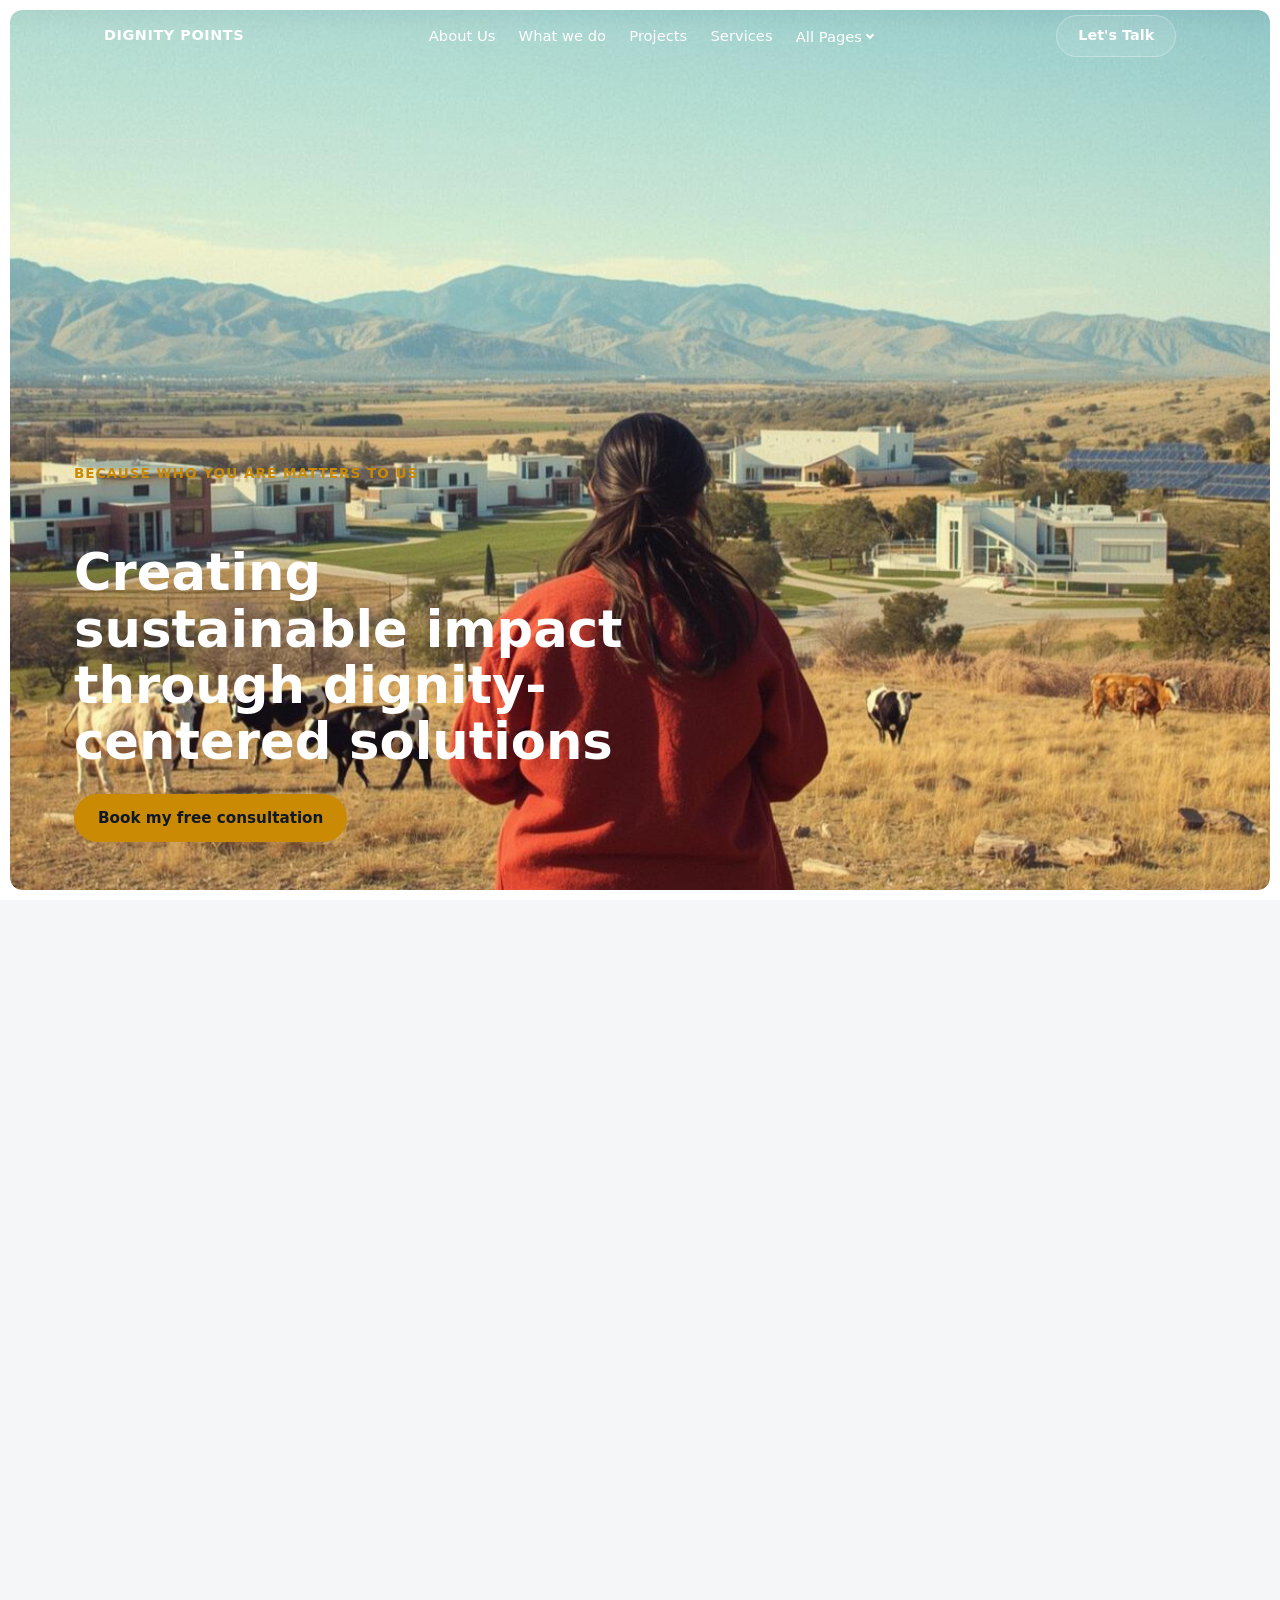
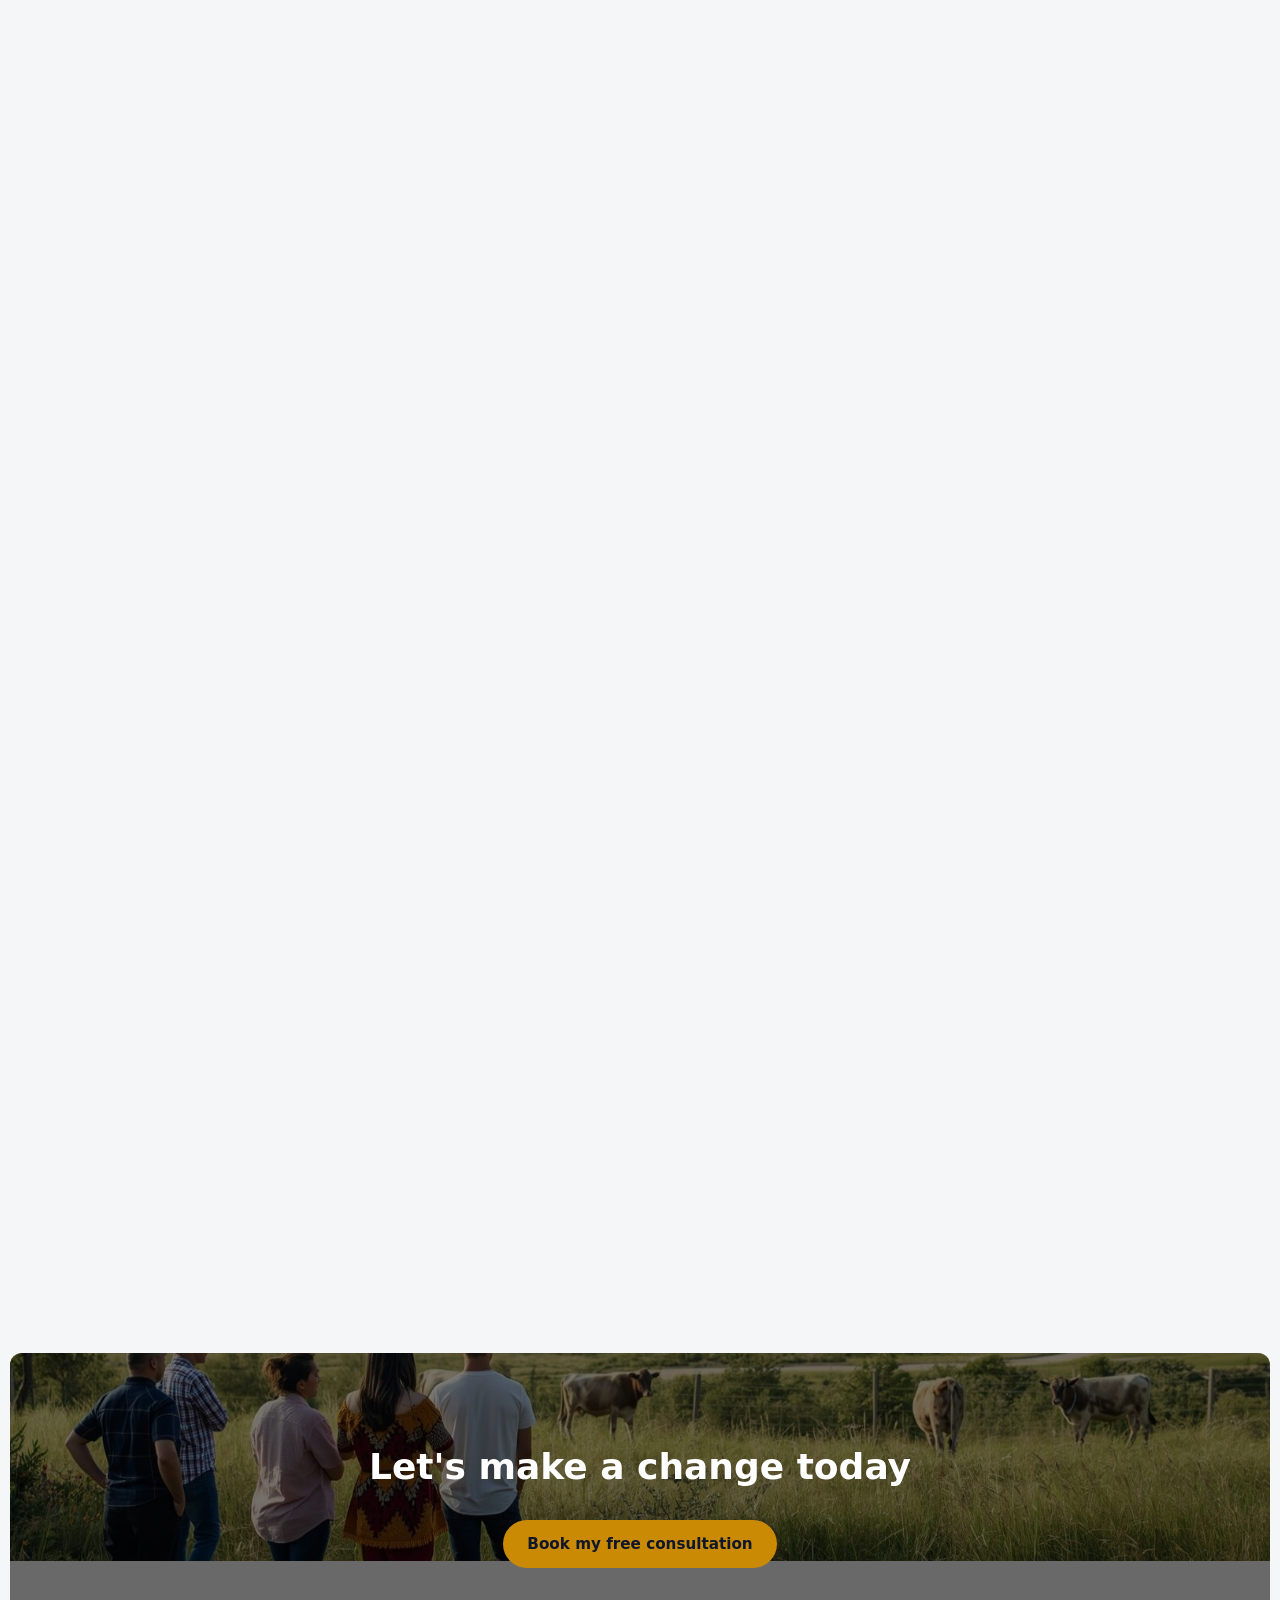
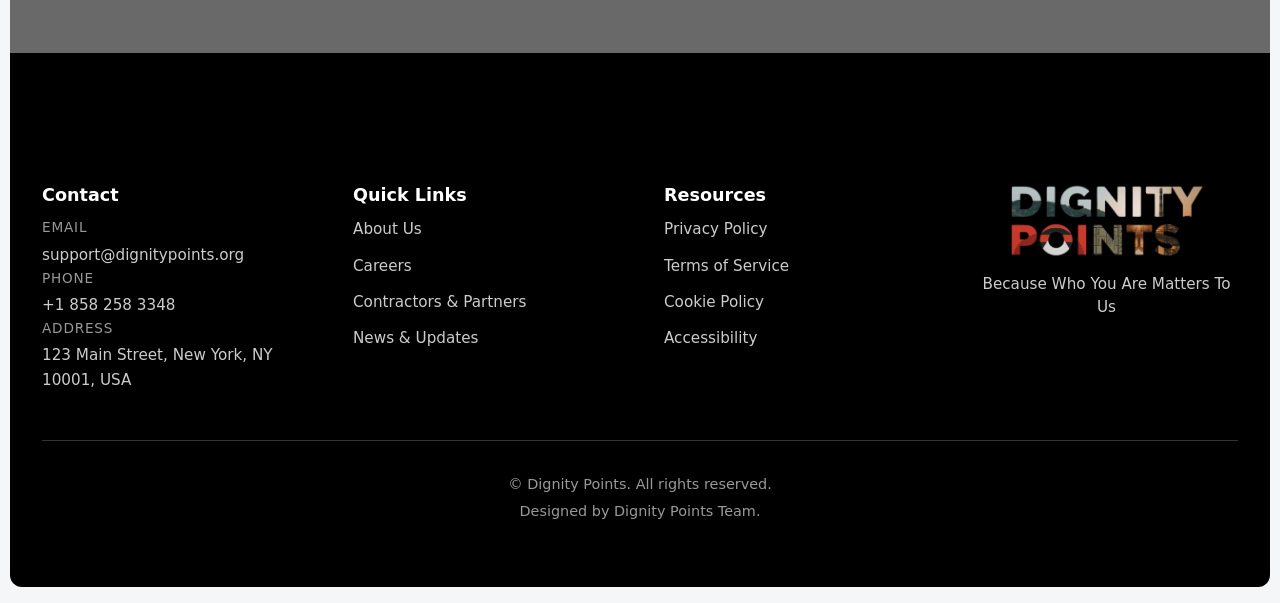
<file: index.html>
<!DOCTYPE html>
<html lang="en">
  <head>
    <meta charset="UTF-8" />
    <meta name="viewport" content="width=device-width, initial-scale=1.0" />
    <title>Dignity Points | Home</title>
    <link rel="stylesheet" href="styles.css" />
  </head>
  <body>
    <header class="site-header in-hero" id="site-header">
      <div class="container header-inner">
        <a href="index.html" class="logo">Dignity Points</a>
        <button class="nav-toggle" aria-label="Toggle navigation">
          <span></span>
          <span></span>
        </button>
        <nav class="site-nav">
          <ul>
            <li><a href="about.html">About Us</a></li>
            <li><a href="what-we-do.html">What we do</a></li>
            <li><a href="projects.html">Projects</a></li>
            <li><a href="services.html">Services</a></li>
            <li class="nav-mobile-only"><a href="contractors-partners.html">Contractors &amp; Partners</a></li>
            <li class="nav-item-all-pages">
              <button type="button" class="nav-dropdown-trigger" aria-expanded="false" aria-haspopup="true" aria-controls="nav-dropdown">All Pages</button>
              <div id="nav-dropdown" class="nav-dropdown" role="menu">
                <div class="nav-dropdown-grid">
                  <a href="contact.html" role="menuitem">Contact</a>
                  <a href="privacy-policy.html" role="menuitem">Privacy Policy</a>
                  <a href="careers.html" role="menuitem">Careers</a>
                  <a href="terms-of-service.html" role="menuitem">Terms of Service</a>
                  <a href="contractors-partners.html" role="menuitem">Contractors &amp; Partners</a>
                  <a href="cookie-policy.html" role="menuitem">Cookie Policy</a>
                  <a href="news-updates.html" role="menuitem">News &amp; Updates</a>
                  <a href="accessibility.html" role="menuitem">Accessibility</a>
                </div>
              </div>
            </li>
          </ul>
        </nav>
        <div class="header-cta">
          <a href="contact.html" class="btn btn-outline">Let's Talk</a>
        </div>
      </div>
    </header>

    <main>
      <!-- Hero: single image + first-slide wording only -->
      <section class="hero-section" aria-label="Hero">
        <div class="hero-image-wrap">
          <img src="images/hero_containerM.png" alt="Dignity Points – sustainable impact" class="hero-image" />
        </div>
        <div class="hero-overlay" aria-hidden="true"></div>
        <div class="hero-content">
          <div class="hero-left-content">
            <div class="hero-label">Because Who You Are Matters To Us</div>
            <h1 class="hero-heading">Creating sustainable impact through dignity-centered solutions</h1>
            <a href="contact.html" class="hero-cta">Book my free consultation</a>
          </div>
        </div>
      </section>

      <!-- Who We Are -->
      <section class="section fade-section" id="who-we-are">
        <div class="container two-column">
          <div>
            <h2>Who We Are</h2>
            <p>
              We are a multidisciplinary organization dedicated to delivering sustainable,
              innovative, and practical solutions across diverse industries. From environmental
              initiatives to financial management, organizational support, and strategic planning,
              we partner with businesses, communities, and stakeholders to meet their unique
              challenges.
            </p>
            <p>
              Guided by collaboration and attention to detail, our team crafts projects that
              drive efficiency, spark engagement, and create lasting value. Whether strengthening
              operations, enhancing community impact, or developing forward-thinking strategies,
              we are committed to making a meaningful difference where it matters most.
            </p>
          </div>
          <div class="card soft-card">
            <h3>Our Journey</h3>
            <p>
              Established in 2018, Dignity Points began with a vision to bridge gaps in
              sustainable development and community empowerment. Starting with small-scale
              renewable energy projects and affordable housing initiatives, we've grown into a
              multidisciplinary organization serving diverse communities and businesses across the
              nation.
            </p>
          </div>
        </div>
      </section>

      <!-- Community Impacts -->
      <section class="section alt-bg fade-section">
        <div class="container">
          <div class="section-header">
            <h2>Community Impacts</h2>
            <p>Because impact is measured in lives, not just numbers.</p>
          </div>
          <div class="stats-grid community-impacts-grid">
            <div class="community-impact-card">
              <img src="images/Communities imapacted.png" alt="Communities Impacted" class="community-impact-image" />
              <div class="community-impact-card-header">
                <h3 class="community-impact-title">Communities Impacted</h3>
                <p class="community-impact-number">2k</p>
              </div>
            </div>
            <div class="community-impact-card">
              <img src="images/business_support.png" alt="Businesses Supported" class="community-impact-image" />
              <div class="community-impact-card-header">
                <h3 class="community-impact-title">Businesses Supported</h3>
                <p class="community-impact-number">30</p>
              </div>
            </div>
            <div class="community-impact-card">
              <img src="images/volunteer_hours (1).png" alt="Volunteer Hours" class="community-impact-image" />
              <div class="community-impact-card-header">
                <h3 class="community-impact-title">Volunteer Hours</h3>
                <p class="community-impact-number">1k</p>
              </div>
            </div>
          </div>
          <p class="section-note">
            Over 30 communities gained access to renewable energy, affordable housing, and
            essential resources through our partnerships.
          </p>
        </div>
      </section>

      <!-- Why Choose Dignity Points -->
      <section class="section fade-section">
        <div class="container">
          <div class="section-header">
            <h2>Why Choose Dignity Points</h2>
            <p>Trusted by businesses. Loved by communities.</p>
          </div>
          <div class="why-grid">
            <div class="card">
              <img src="images/Why_Choose_Dignity_Points1.jpg" alt="Collaboration at the Center" class="card-image" />
              <h3>Collaboration at the Center</h3>
              <p>
                We co-create solutions with communities, businesses, and stakeholders to ensure
                that every initiative reflects local needs and long-term goals.
              </p>
            </div>
            <div class="card">
              <img src="images/Why_Choose_Dignity_Points2.jpg" alt="Evidence-Based Strategies" class="card-image" />
              <h3>Evidence-Based Strategies</h3>
              <p>
                Our work is grounded in data, research, and lived experience, enabling us to
                deliver measurable, lasting impact.
              </p>
            </div>
            <div class="card">
              <h3>End-to-End Support</h3>
              <p>
                From visioning and planning to implementation and evaluation, we walk with our
                partners every step of the way.
              </p>
            </div>
          </div>
        </div>
      </section>

      <!-- Services Overview -->
      <section class="section alt-bg fade-section" id="services">
        <div class="container">
          <div class="section-header">
            <h2>Our Services</h2>
            <p>Comprehensive solutions for sustainable impact.</p>
          </div>
          <div class="services-grid">
            <article class="service-card">
              <h3>Environmental Solutions</h3>
              <p>
                We deliver comprehensive environmental solutions that combine renewable energy
                initiatives with strategic planning and strong stakeholder partnerships to create
                sustainable impact.
              </p>
            </article>
            <article class="service-card">
              <h3>Community Development</h3>
              <p>
                Our green housing initiatives focus on community development through affordable
                housing solutions, financial management, and active community engagement.
              </p>
            </article>
            <article class="service-card">
              <h3>Organizational Support</h3>
              <p>
                We provide organizational support through streamlined business operations,
                efficiency solutions, and collaborative partnerships that drive sustainable
                growth.
              </p>
            </article>
            <article class="service-card">
              <h3>Strategic Planning</h3>
              <p>
                We offer strategic planning services with forward-thinking strategies, innovation
                solutions, and a focus on creating lasting value for communities and businesses.
              </p>
            </article>
          </div>
          <div class="section-footer">
            <a href="services.html" class="btn btn-outline">All Services</a>
            <a href="contact.html" class="btn-text">Let's Talk</a>
          </div>
        </div>
      </section>

      <!-- Team Preview -->
      <section class="section fade-section" id="team">
        <div class="container">
          <div class="section-header">
            <h2>Our Team</h2>
            <p>The driving force behind our mission.</p>
          </div>
          <div class="team-grid">
            <article class="team-card">
              <div class="image-placeholder avatar">Gallery Image 1</div>
              <h3>Tewana Cervantes</h3>
              <p class="role">Chief Executive Officer · California</p>
              <p>
                Leading Dignity Points with strategic vision and commitment to sustainable
                solutions across renewable energy, affordable housing, and community
                development.
              </p>
            </article>
            <article class="team-card">
              <div class="image-placeholder avatar">Gallery Image 2</div>
              <h3>Dr. Mariafernanda Ramirez</h3>
              <p class="role">Director of Healthspan Education · USA</p>
              <p>
                Leading healthspan education initiatives to promote wellness and longevity in
                communities we serve.
              </p>
            </article>
            <article class="team-card">
              <div class="image-placeholder avatar">Gallery Image 3</div>
              <h3>Dr. Frederick McIver</h3>
              <p class="role">Director of Resilience &amp; Retention · USA</p>
              <p>
                Building organizational resilience and developing strategies to retain talent and strengthen our team.
              </p>
            </article>
          </div>
          <div class="section-footer">
            <a href="team.html" class="btn-text">Meet the full team</a>
          </div>
        </div>
      </section>

      <!-- CTA -->
      <section class="cta-section">
        <img src="images/booking.png" alt="Booking" class="cta-image">
        <div class="cta-overlay">
          <h2 class="cta-text">Let's make a change today</h2>
          <a href="contact.html" class="cta-button">Book my free consultation</a>
        </div>
      </section>
    </main>

    <footer class="footer">
      <div class="footer-wrapper">
        <div class="footer-container">
          <div class="footer-content">
            <details class="footer-dropdown">
              <summary class="footer-section-title">Contact</summary>
              <div class="footer-section-content">
                <div class="footer-contact-item">
                  <div class="footer-contact-label">Email</div>
                  <a href="mailto:support@dignitypoints.org" class="footer-contact-value">support@dignitypoints.org</a>
                </div>
                <div class="footer-contact-item">
                  <div class="footer-contact-label">Phone</div>
                  <a href="tel:+18582583348" class="footer-contact-value">+1 858 258 3348</a>
                </div>
                <div class="footer-contact-item">
                  <div class="footer-contact-label">Address</div>
                  <div class="footer-contact-value" style="cursor: default;">123 Main Street, New York, NY 10001, USA</div>
                </div>
              </div>
            </details>
            <details class="footer-dropdown">
              <summary class="footer-section-title">Quick Links</summary>
              <div class="footer-section-content">
                <nav class="footer-links">
                  <a href="about.html">About Us</a>
                  <a href="careers.html">Careers</a>
                  <a href="contractors-partners.html">Contractors &amp; Partners</a>
                  <a href="news-updates.html">News &amp; Updates</a>
                </nav>
              </div>
            </details>
            <details class="footer-dropdown">
              <summary class="footer-section-title">Resources</summary>
              <div class="footer-section-content">
                <nav class="footer-links">
                  <a href="privacy-policy.html">Privacy Policy</a>
                  <a href="terms-of-service.html">Terms of Service</a>
                  <a href="cookie-policy.html">Cookie Policy</a>
                  <a href="accessibility.html">Accessibility</a>
                </nav>
              </div>
            </details>
            <div class="footer-section">
              <div class="footer-social">
                <img src="images/dp footer.png" alt="Dignity Points Footer Logo" class="footer-logo-image">
                <p class="footer-tagline">Because Who You Are Matters To Us</p>
              </div>
            </div>
          </div>
          <div class="footer-divider"></div>
          <div class="footer-copyright">
            <p>© Dignity Points. All rights reserved.</p>
            <p>Designed by Dignity Points Team.</p>
          </div>
        </div>
      </div>
    </footer>

    <script src="script.js"></script>
  </body>
</html>
</file>
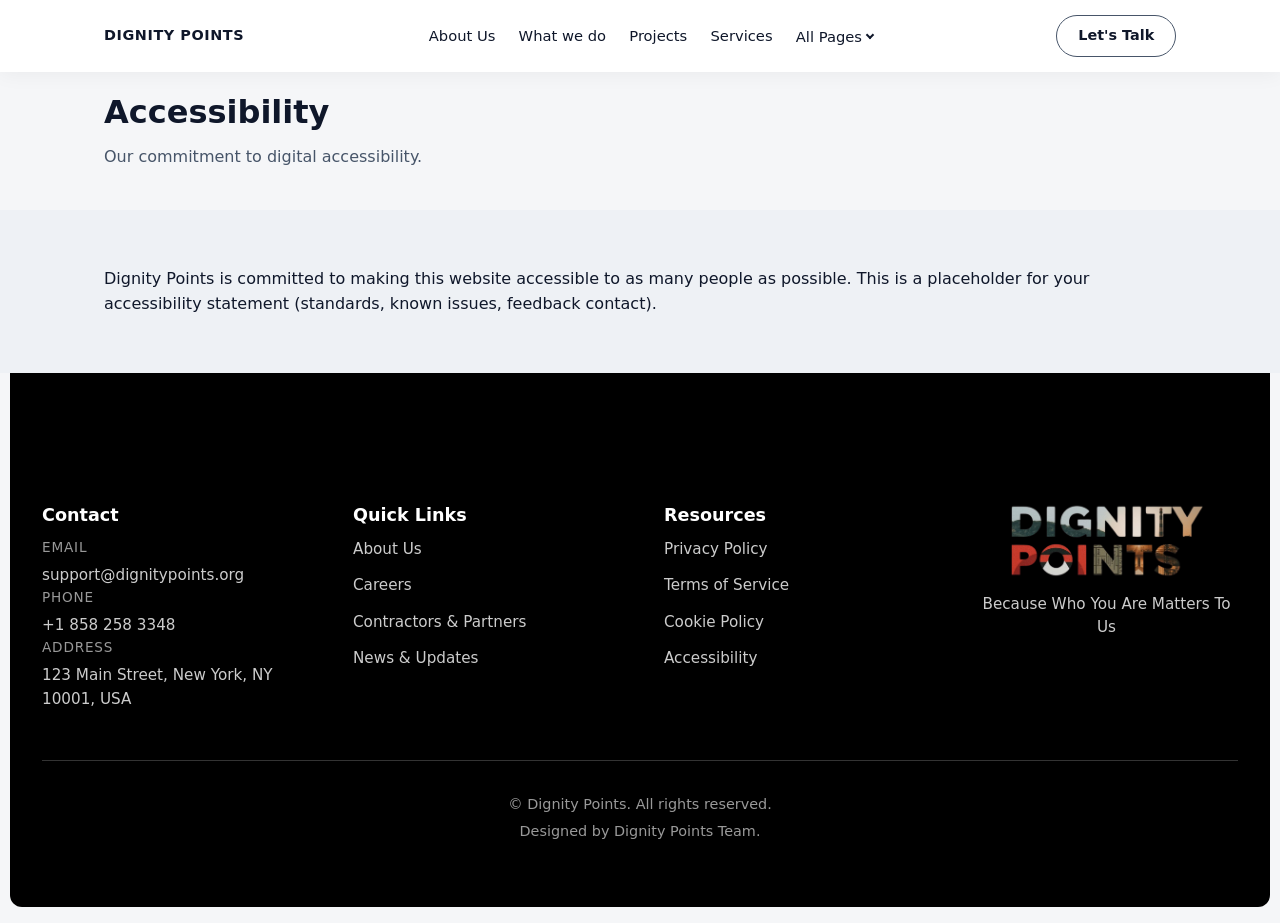
<file: accessibility.html>
<!DOCTYPE html>
<html lang="en">
  <head>
    <meta charset="UTF-8" />
    <meta name="viewport" content="width=device-width, initial-scale=1.0" />
    <title>Accessibility | Dignity Points</title>
    <link rel="stylesheet" href="styles.css" />
  </head>
  <body>
    <header class="site-header">
      <div class="container header-inner">
        <a href="index.html" class="logo">Dignity Points</a>
        <button class="nav-toggle" aria-label="Toggle navigation"><span></span><span></span></button>
        <nav class="site-nav">
          <ul>
            <li><a href="about.html">About Us</a></li>
            <li><a href="what-we-do.html">What we do</a></li>
            <li><a href="projects.html">Projects</a></li>
            <li><a href="services.html">Services</a></li>
            <li class="nav-mobile-only"><a href="contractors-partners.html">Contractors &amp; Partners</a></li>
            <li class="nav-item-all-pages">
              <button type="button" class="nav-dropdown-trigger" aria-expanded="false" aria-haspopup="true" aria-controls="nav-dropdown">All Pages</button>
              <div id="nav-dropdown" class="nav-dropdown" role="menu">
                <div class="nav-dropdown-grid">
                  <a href="contact.html" role="menuitem">Contact</a>
                  <a href="privacy-policy.html" role="menuitem">Privacy Policy</a>
                  <a href="careers.html" role="menuitem">Careers</a>
                  <a href="terms-of-service.html" role="menuitem">Terms of Service</a>
                  <a href="contractors-partners.html" role="menuitem">Contractors &amp; Partners</a>
                  <a href="cookie-policy.html" role="menuitem">Cookie Policy</a>
                  <a href="news-updates.html" role="menuitem">News &amp; Updates</a>
                  <a href="accessibility.html" role="menuitem">Accessibility</a>
                </div>
              </div>
            </li>
          </ul>
        </nav>
        <div class="header-cta"><a href="contact.html" class="btn btn-outline">Let's Talk</a></div>
      </div>
    </header>
    <main>
      <section class="page-hero section">
        <div class="container">
          <h1>Accessibility</h1>
          <p>Our commitment to digital accessibility.</p>
        </div>
      </section>
      <section class="page-section section alt-bg">
        <div class="container">
          <p>Dignity Points is committed to making this website accessible to as many people as possible. This is a placeholder for your accessibility statement (standards, known issues, feedback contact).</p>
        </div>
      </section>
    </main>
    <footer class="footer">
      <div class="footer-wrapper">
        <div class="footer-container">
          <div class="footer-content">
            <details class="footer-dropdown">
              <summary class="footer-section-title">Contact</summary>
              <div class="footer-section-content">
                <div class="footer-contact-item">
                <div class="footer-contact-label">Email</div>
                <a href="mailto:support@dignitypoints.org" class="footer-contact-value">support@dignitypoints.org</a>
              </div>
              <div class="footer-contact-item">
                <div class="footer-contact-label">Phone</div>
                <a href="tel:+18582583348" class="footer-contact-value">+1 858 258 3348</a>
              </div>
              <div class="footer-contact-item">
                <div class="footer-contact-label">Address</div>
                <div class="footer-contact-value" style="cursor: default;">123 Main Street, New York, NY 10001, USA</div>
              </div>
              </div>
            </details>
            <details class="footer-dropdown">
              <summary class="footer-section-title">Quick Links</summary>
              <div class="footer-section-content">
                <nav class="footer-links">
                <a href="about.html">About Us</a>
                <a href="careers.html">Careers</a>
                <a href="contractors-partners.html">Contractors &amp; Partners</a>
                <a href="news-updates.html">News &amp; Updates</a>
              </nav>
              </div>
            </details>
            <details class="footer-dropdown">
              <summary class="footer-section-title">Resources</summary>
              <div class="footer-section-content">
                <nav class="footer-links">
                <a href="privacy-policy.html">Privacy Policy</a>
                <a href="terms-of-service.html">Terms of Service</a>
                <a href="cookie-policy.html">Cookie Policy</a>
                <a href="accessibility.html">Accessibility</a>
              </nav>
              </div>
            </details>
            <div class="footer-section">
              <div class="footer-social">
                <img src="images/dp footer.png" alt="Dignity Points Footer Logo" class="footer-logo-image">
                <p class="footer-tagline">Because Who You Are Matters To Us</p>
              </div>
            </div>
          </div>
          <div class="footer-divider"></div>
          <div class="footer-copyright">
            <p>© Dignity Points. All rights reserved.</p>
            <p>Designed by Dignity Points Team.</p>
          </div>
        </div>
      </div>
    </footer>
    <script src="script.js"></script>
  </body>
</html>
</file>
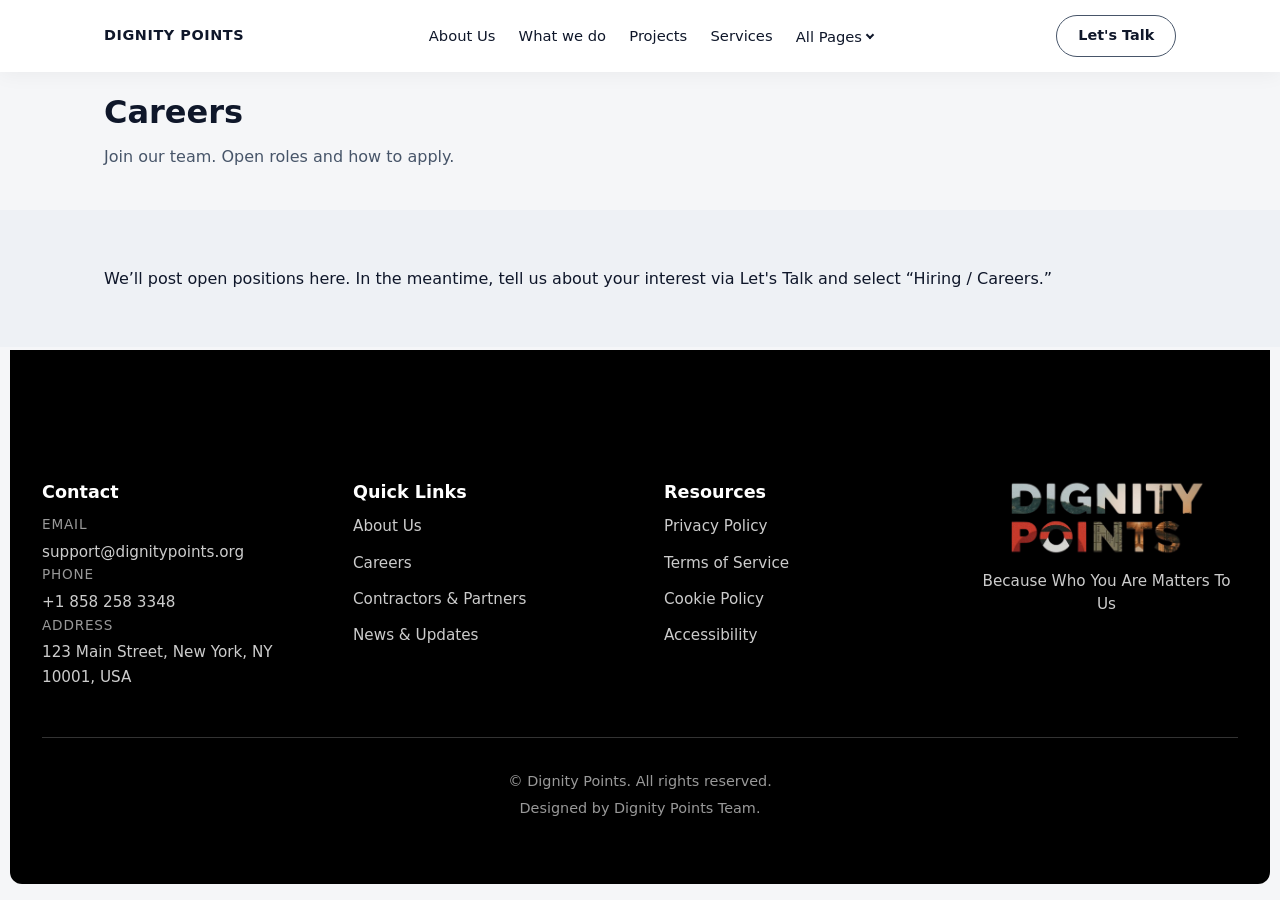
<file: careers.html>
<!DOCTYPE html>
<html lang="en">
  <head>
    <meta charset="UTF-8" />
    <meta name="viewport" content="width=device-width, initial-scale=1.0" />
    <title>Careers | Dignity Points</title>
    <link rel="stylesheet" href="styles.css" />
  </head>
  <body>
    <header class="site-header">
      <div class="container header-inner">
        <a href="index.html" class="logo">Dignity Points</a>
        <button class="nav-toggle" aria-label="Toggle navigation"><span></span><span></span></button>
        <nav class="site-nav">
          <ul>
            <li><a href="about.html">About Us</a></li>
            <li><a href="what-we-do.html">What we do</a></li>
            <li><a href="projects.html">Projects</a></li>
            <li><a href="services.html">Services</a></li>
            <li class="nav-mobile-only"><a href="contractors-partners.html">Contractors &amp; Partners</a></li>
            <li class="nav-item-all-pages">
              <button type="button" class="nav-dropdown-trigger" aria-expanded="false" aria-haspopup="true" aria-controls="nav-dropdown">All Pages</button>
              <div id="nav-dropdown" class="nav-dropdown" role="menu">
                <div class="nav-dropdown-grid">
                  <a href="contact.html" role="menuitem">Contact</a>
                  <a href="privacy-policy.html" role="menuitem">Privacy Policy</a>
                  <a href="careers.html" role="menuitem">Careers</a>
                  <a href="terms-of-service.html" role="menuitem">Terms of Service</a>
                  <a href="contractors-partners.html" role="menuitem">Contractors &amp; Partners</a>
                  <a href="cookie-policy.html" role="menuitem">Cookie Policy</a>
                  <a href="news-updates.html" role="menuitem">News &amp; Updates</a>
                  <a href="accessibility.html" role="menuitem">Accessibility</a>
                </div>
              </div>
            </li>
          </ul>
        </nav>
        <div class="header-cta"><a href="contact.html" class="btn btn-outline">Let's Talk</a></div>
      </div>
    </header>
    <main>
      <section class="page-hero section">
        <div class="container">
          <h1>Careers</h1>
          <p>Join our team. Open roles and how to apply.</p>
        </div>
      </section>
      <section class="page-section section alt-bg">
        <div class="container">
          <p>We’ll post open positions here. In the meantime, tell us about your interest via <a href="contact.html">Let's Talk</a> and select “Hiring / Careers.”</p>
        </div>
      </section>
    </main>
    <footer class="footer">
      <div class="footer-wrapper">
        <div class="footer-container">
          <div class="footer-content">
            <details class="footer-dropdown">
              <summary class="footer-section-title">Contact</summary>
              <div class="footer-section-content">
                <div class="footer-contact-item">
                <div class="footer-contact-label">Email</div>
                <a href="mailto:support@dignitypoints.org" class="footer-contact-value">support@dignitypoints.org</a>
              </div>
              <div class="footer-contact-item">
                <div class="footer-contact-label">Phone</div>
                <a href="tel:+18582583348" class="footer-contact-value">+1 858 258 3348</a>
              </div>
              <div class="footer-contact-item">
                <div class="footer-contact-label">Address</div>
                <div class="footer-contact-value" style="cursor: default;">123 Main Street, New York, NY 10001, USA</div>
              </div>
              </div>
            </details>
            <details class="footer-dropdown">
              <summary class="footer-section-title">Quick Links</summary>
              <div class="footer-section-content">
                <nav class="footer-links">
                <a href="about.html">About Us</a>
                <a href="careers.html">Careers</a>
                <a href="contractors-partners.html">Contractors &amp; Partners</a>
                <a href="news-updates.html">News &amp; Updates</a>
              </nav>
              </div>
            </details>
            <details class="footer-dropdown">
              <summary class="footer-section-title">Resources</summary>
              <div class="footer-section-content">
                <nav class="footer-links">
                <a href="privacy-policy.html">Privacy Policy</a>
                <a href="terms-of-service.html">Terms of Service</a>
                <a href="cookie-policy.html">Cookie Policy</a>
                <a href="accessibility.html">Accessibility</a>
              </nav>
              </div>
            </details>
            <div class="footer-section">
              <div class="footer-social">
                <img src="images/dp footer.png" alt="Dignity Points Footer Logo" class="footer-logo-image">
                <p class="footer-tagline">Because Who You Are Matters To Us</p>
              </div>
            </div>
          </div>
          <div class="footer-divider"></div>
          <div class="footer-copyright">
            <p>© Dignity Points. All rights reserved.</p>
            <p>Designed by Dignity Points Team.</p>
          </div>
        </div>
      </div>
    </footer>
    <script src="script.js"></script>
  </body>
</html>
</file>
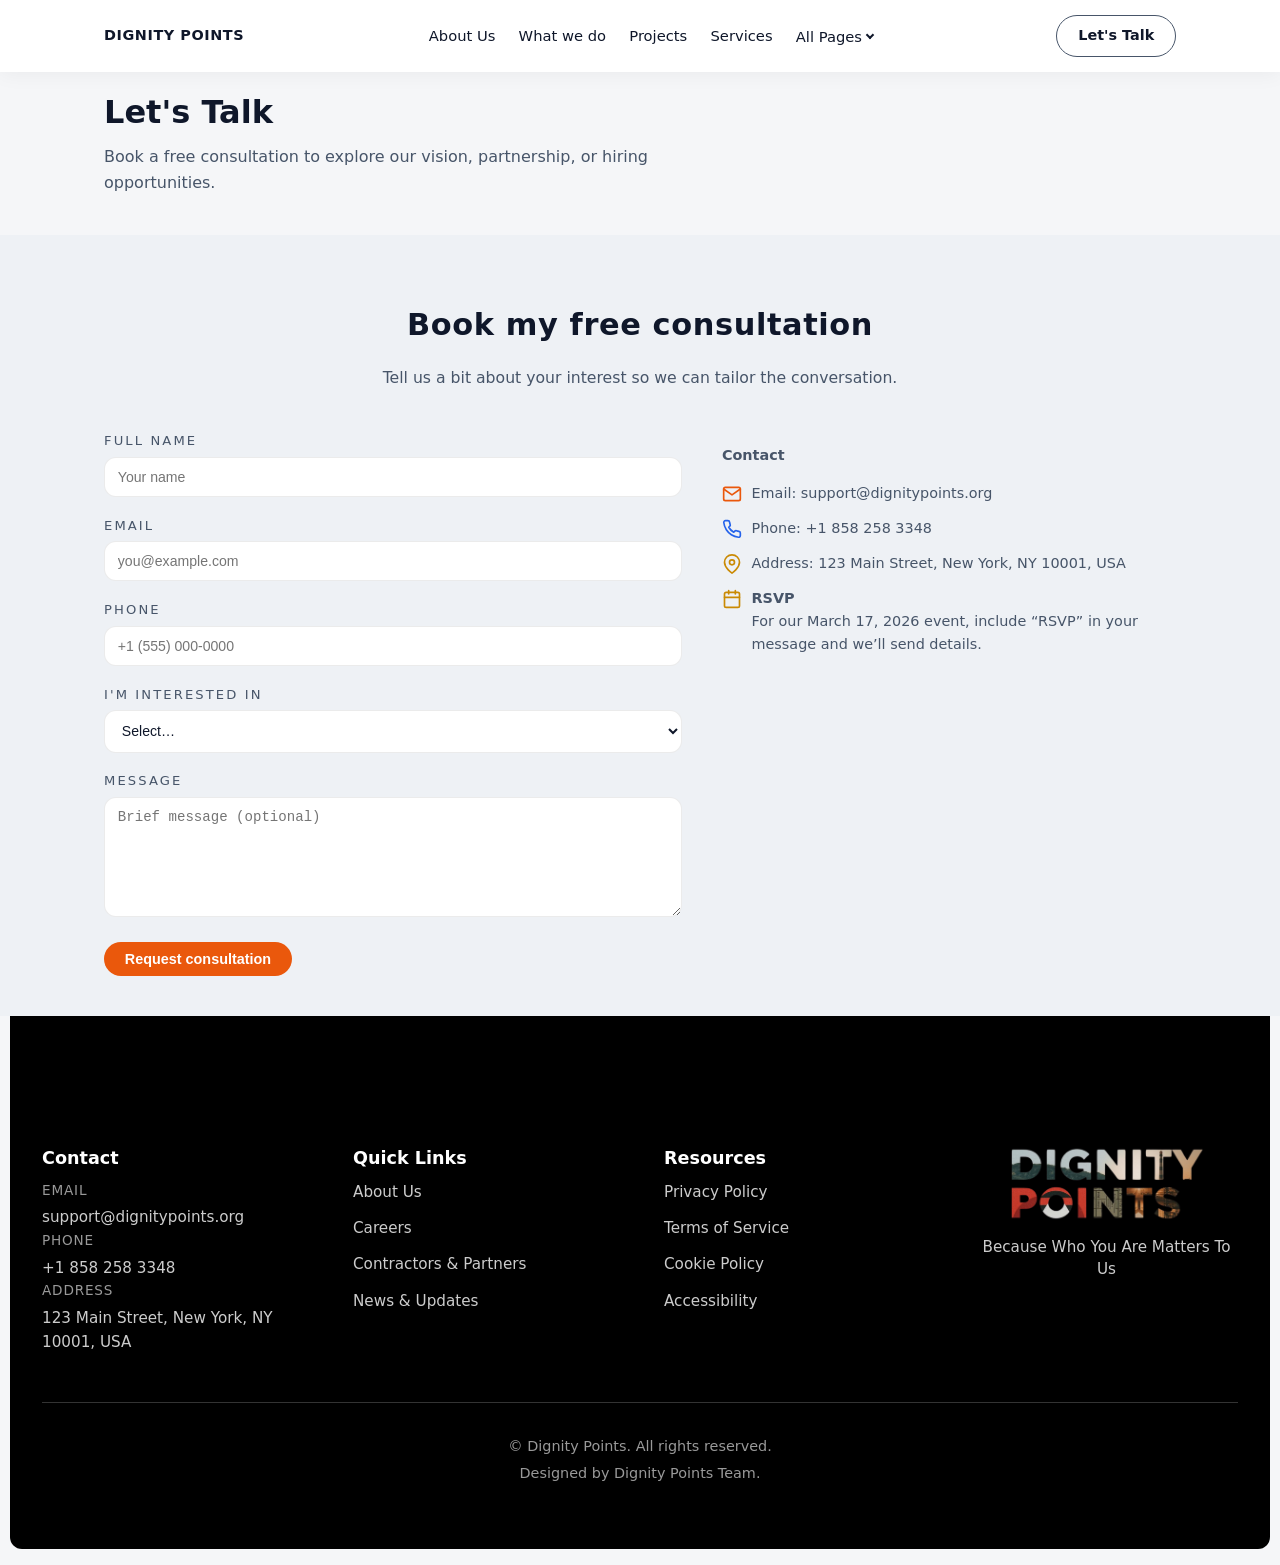
<file: contact.html>
<!DOCTYPE html>
<html lang="en">
  <head>
    <meta charset="UTF-8" />
    <meta name="viewport" content="width=device-width, initial-scale=1.0" />
    <title>Let's Talk | Dignity Points</title>
    <link rel="stylesheet" href="styles.css" />
  </head>
  <body>
    <header class="site-header">
      <div class="container header-inner">
        <a href="index.html" class="logo">Dignity Points</a>
        <button class="nav-toggle" aria-label="Toggle navigation"><span></span><span></span></button>
        <nav class="site-nav">
          <ul>
            <li><a href="about.html">About Us</a></li>
            <li><a href="what-we-do.html">What we do</a></li>
            <li><a href="projects.html">Projects</a></li>
            <li><a href="services.html">Services</a></li>
            <li class="nav-mobile-only"><a href="contractors-partners.html">Contractors &amp; Partners</a></li>
            <li class="nav-item-all-pages">
              <button type="button" class="nav-dropdown-trigger" aria-expanded="false" aria-haspopup="true" aria-controls="nav-dropdown">All Pages</button>
              <div id="nav-dropdown" class="nav-dropdown" role="menu">
                <div class="nav-dropdown-grid">
                  <a href="contact.html" role="menuitem">Contact</a>
                  <a href="privacy-policy.html" role="menuitem">Privacy Policy</a>
                  <a href="careers.html" role="menuitem">Careers</a>
                  <a href="terms-of-service.html" role="menuitem">Terms of Service</a>
                  <a href="contractors-partners.html" role="menuitem">Contractors &amp; Partners</a>
                  <a href="cookie-policy.html" role="menuitem">Cookie Policy</a>
                  <a href="news-updates.html" role="menuitem">News &amp; Updates</a>
                  <a href="accessibility.html" role="menuitem">Accessibility</a>
                </div>
              </div>
            </li>
          </ul>
        </nav>
        <div class="header-cta"><a href="contact.html" class="btn btn-outline">Let's Talk</a></div>
      </div>
    </header>

    <main>
      <section class="page-hero section">
        <div class="container">
          <h1>Let's Talk</h1>
          <p>Book a free consultation to explore our vision, partnership, or hiring opportunities.</p>
        </div>
      </section>
      <section class="page-section section alt-bg fade-section" id="booking">
        <div class="container">
          <div class="section-header">
            <h2>Book my free consultation</h2>
            <p>Tell us a bit about your interest so we can tailor the conversation.</p>
          </div>
          <form class="form-grid" action="#" method="get" id="consult-form">
            <div>
              <div class="form-field">
                <label for="name">Full name</label>
                <input type="text" id="name" name="name" required placeholder="Your name" />
              </div>
              <div class="form-field">
                <label for="email">Email</label>
                <input type="email" id="email" name="email" required placeholder="you@example.com" />
              </div>
              <div class="form-field">
                <label for="phone">Phone</label>
                <input type="tel" id="phone" name="phone" placeholder="+1 (555) 000-0000" />
              </div>
              <div class="form-field">
                <label for="interest">I'm interested in</label>
                <select id="interest" name="interest">
                  <option value="">Select…</option>
                  <option value="vision">Learning about your vision</option>
                  <option value="partner">Partnership</option>
                  <option value="hire">Hiring / Careers</option>
                  <option value="other">Other</option>
                </select>
              </div>
              <div class="form-field">
                <label for="message">Message</label>
                <textarea id="message" name="message" placeholder="Brief message (optional)"></textarea>
              </div>
              <button type="submit" class="btn">Request consultation</button>
            </div>
            <div class="form-description">
              <p><strong>Contact</strong></p>
              <div class="contact-item">
                <span class="contact-icon" aria-hidden="true"><svg xmlns="http://www.w3.org/2000/svg" width="20" height="20" viewBox="0 0 24 24" fill="none" stroke="currentColor" stroke-width="2" stroke-linecap="round" stroke-linejoin="round"><path d="M4 4h16c1.1 0 2 .9 2 2v12c0 1.1-.9 2-2 2H4c-1.1 0-2-.9-2-2V6c0-1.1.9-2 2-2z"/><polyline points="22,6 12,13 2,6"/></svg></span>
                <p>Email: support@dignitypoints.org</p>
              </div>
              <div class="contact-item">
                <span class="contact-icon blue" aria-hidden="true"><svg xmlns="http://www.w3.org/2000/svg" width="20" height="20" viewBox="0 0 24 24" fill="none" stroke="currentColor" stroke-width="2" stroke-linecap="round" stroke-linejoin="round"><path d="M22 16.92v3a2 2 0 0 1-2.18 2 19.79 19.79 0 0 1-8.63-3.07 19.5 19.5 0 0 1-6-6 19.79 19.79 0 0 1-3.07-8.67A2 2 0 0 1 4.11 2h3a2 2 0 0 1 2 1.72 12.84 12.84 0 0 0 .7 2.81 2 2 0 0 1-.45 2.11L8.09 9.91a16 16 0 0 0 6 6l1.27-1.27a2 2 0 0 1 2.11-.45 12.84 12.84 0 0 0 2.81.7A2 2 0 0 1 22 16.92z"/></svg></span>
                <p>Phone: +1 858 258 3348</p>
              </div>
              <div class="contact-item">
                <span class="contact-icon yellow" aria-hidden="true"><svg xmlns="http://www.w3.org/2000/svg" width="20" height="20" viewBox="0 0 24 24" fill="none" stroke="currentColor" stroke-width="2" stroke-linecap="round" stroke-linejoin="round"><path d="M21 10c0 7-9 13-9 13s-9-6-9-13a9 9 0 0 1 18 0z"/><circle cx="12" cy="10" r="3"/></svg></span>
                <p>Address: 123 Main Street, New York, NY 10001, USA</p>
              </div>
              <div class="rsvp-item" id="rsvp">
                <span class="rsvp-icon" aria-hidden="true"><svg xmlns="http://www.w3.org/2000/svg" width="20" height="20" viewBox="0 0 24 24" fill="none" stroke="currentColor" stroke-width="2" stroke-linecap="round" stroke-linejoin="round"><rect x="3" y="4" width="18" height="18" rx="2" ry="2"/><line x1="16" y1="2" x2="16" y2="6"/><line x1="8" y1="2" x2="8" y2="6"/><line x1="3" y1="10" x2="21" y2="10"/></svg></span>
                <p><strong>RSVP</strong><br />For our March 17, 2026 event, include “RSVP” in your message and we’ll send details.</p>
              </div>
            </div>
          </form>
        </div>
      </section>
    </main>

    <footer class="footer">
      <div class="footer-wrapper">
        <div class="footer-container">
          <div class="footer-content">
            <details class="footer-dropdown">
              <summary class="footer-section-title">Contact</summary>
              <div class="footer-section-content">
                <div class="footer-contact-item">
                <div class="footer-contact-label">Email</div>
                <a href="mailto:support@dignitypoints.org" class="footer-contact-value">support@dignitypoints.org</a>
              </div>
              <div class="footer-contact-item">
                <div class="footer-contact-label">Phone</div>
                <a href="tel:+18582583348" class="footer-contact-value">+1 858 258 3348</a>
              </div>
              <div class="footer-contact-item">
                <div class="footer-contact-label">Address</div>
                <div class="footer-contact-value" style="cursor: default;">123 Main Street, New York, NY 10001, USA</div>
              </div>
              </div>
            </details>
            <details class="footer-dropdown">
              <summary class="footer-section-title">Quick Links</summary>
              <div class="footer-section-content">
                <nav class="footer-links">
                <a href="about.html">About Us</a>
                <a href="careers.html">Careers</a>
                <a href="contractors-partners.html">Contractors &amp; Partners</a>
                <a href="news-updates.html">News &amp; Updates</a>
              </nav>
              </div>
            </details>
            <details class="footer-dropdown">
              <summary class="footer-section-title">Resources</summary>
              <div class="footer-section-content">
                <nav class="footer-links">
                <a href="privacy-policy.html">Privacy Policy</a>
                <a href="terms-of-service.html">Terms of Service</a>
                <a href="cookie-policy.html">Cookie Policy</a>
                <a href="accessibility.html">Accessibility</a>
              </nav>
              </div>
            </details>
            <div class="footer-section">
              <div class="footer-social">
                <img src="images/dp footer.png" alt="Dignity Points Footer Logo" class="footer-logo-image">
                <p class="footer-tagline">Because Who You Are Matters To Us</p>
              </div>
            </div>
          </div>
          <div class="footer-divider"></div>
          <div class="footer-copyright">
            <p>© Dignity Points. All rights reserved.</p>
            <p>Designed by Dignity Points Team.</p>
          </div>
        </div>
      </div>
    </footer>
    <script src="script.js"></script>
  </body>
</html>
</file>
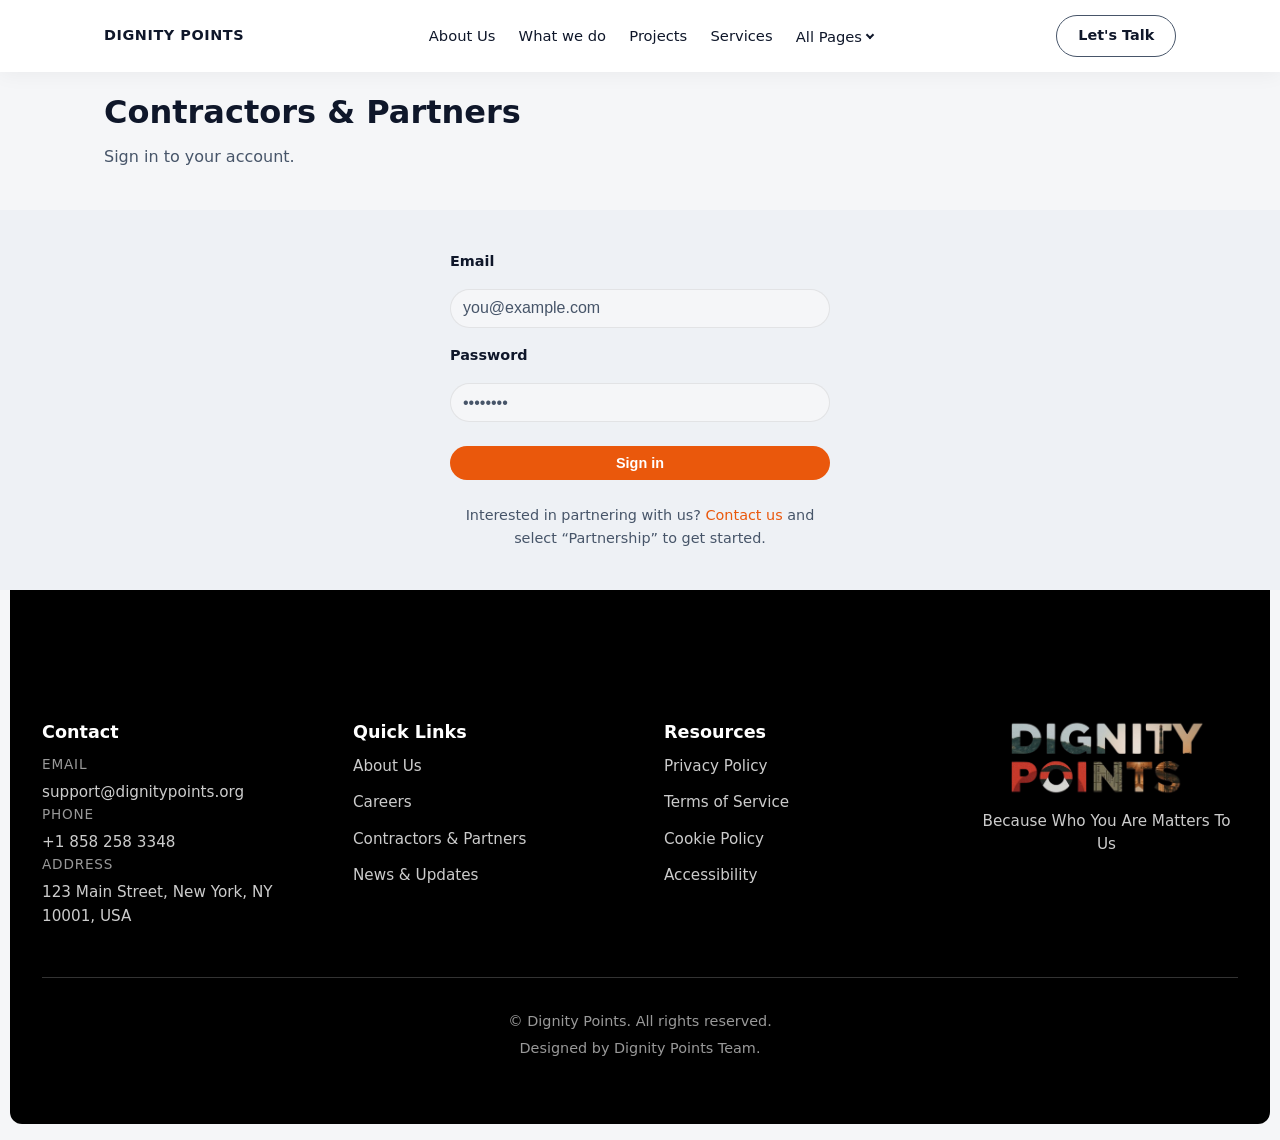
<file: contractors-partners.html>
<!DOCTYPE html>
<html lang="en">
  <head>
    <meta charset="UTF-8" />
    <meta name="viewport" content="width=device-width, initial-scale=1.0" />
    <title>Contractors & Partners Login | Dignity Points</title>
    <link rel="stylesheet" href="styles.css" />
  </head>
  <body>
    <header class="site-header">
      <div class="container header-inner">
        <a href="index.html" class="logo">Dignity Points</a>
        <button class="nav-toggle" aria-label="Toggle navigation"><span></span><span></span></button>
        <nav class="site-nav">
          <ul>
            <li><a href="about.html">About Us</a></li>
            <li><a href="what-we-do.html">What we do</a></li>
            <li><a href="projects.html">Projects</a></li>
            <li><a href="services.html">Services</a></li>
            <li class="nav-mobile-only"><a href="contractors-partners.html">Contractors &amp; Partners</a></li>
            <li class="nav-item-all-pages">
              <button type="button" class="nav-dropdown-trigger" aria-expanded="false" aria-haspopup="true" aria-controls="nav-dropdown">All Pages</button>
              <div id="nav-dropdown" class="nav-dropdown" role="menu">
                <div class="nav-dropdown-grid">
                  <a href="contact.html" role="menuitem">Contact</a>
                  <a href="privacy-policy.html" role="menuitem">Privacy Policy</a>
                  <a href="careers.html" role="menuitem">Careers</a>
                  <a href="terms-of-service.html" role="menuitem">Terms of Service</a>
                  <a href="contractors-partners.html" role="menuitem">Contractors &amp; Partners</a>
                  <a href="cookie-policy.html" role="menuitem">Cookie Policy</a>
                  <a href="news-updates.html" role="menuitem">News &amp; Updates</a>
                  <a href="accessibility.html" role="menuitem">Accessibility</a>
                </div>
              </div>
            </li>
          </ul>
        </nav>
        <div class="header-cta"><a href="contact.html" class="btn btn-outline">Let's Talk</a></div>
      </div>
    </header>
    <main>
      <section class="page-hero section">
        <div class="container">
          <h1>Contractors &amp; Partners</h1>
          <p>Sign in to your account.</p>
        </div>
      </section>
      <section class="page-section section alt-bg">
        <div class="container">
          <div class="login-form-wrapper">
            <form class="login-form" action="#" method="post" aria-label="Contractors and partners login">
              <label for="login-email">Email</label>
              <input type="email" id="login-email" name="email" required autocomplete="email" placeholder="you@example.com">
              <label for="login-password">Password</label>
              <input type="password" id="login-password" name="password" required autocomplete="current-password" placeholder="••••••••">
              <button type="submit" class="btn">Sign in</button>
            </form>
            <p class="login-footer-text">Interested in partnering with us? <a href="contact.html">Contact us</a> and select “Partnership” to get started.</p>
          </div>
        </div>
      </section>
    </main>
    <footer class="footer">
      <div class="footer-wrapper">
        <div class="footer-container">
          <div class="footer-content">
            <details class="footer-dropdown">
              <summary class="footer-section-title">Contact</summary>
              <div class="footer-section-content">
                <div class="footer-contact-item">
                <div class="footer-contact-label">Email</div>
                <a href="mailto:support@dignitypoints.org" class="footer-contact-value">support@dignitypoints.org</a>
              </div>
              <div class="footer-contact-item">
                <div class="footer-contact-label">Phone</div>
                <a href="tel:+18582583348" class="footer-contact-value">+1 858 258 3348</a>
              </div>
              <div class="footer-contact-item">
                <div class="footer-contact-label">Address</div>
                <div class="footer-contact-value" style="cursor: default;">123 Main Street, New York, NY 10001, USA</div>
              </div>
              </div>
            </details>
            <details class="footer-dropdown">
              <summary class="footer-section-title">Quick Links</summary>
              <div class="footer-section-content">
                <nav class="footer-links">
                <a href="about.html">About Us</a>
                <a href="careers.html">Careers</a>
                <a href="contractors-partners.html">Contractors &amp; Partners</a>
                <a href="news-updates.html">News &amp; Updates</a>
              </nav>
              </div>
            </details>
            <details class="footer-dropdown">
              <summary class="footer-section-title">Resources</summary>
              <div class="footer-section-content">
                <nav class="footer-links">
                <a href="privacy-policy.html">Privacy Policy</a>
                <a href="terms-of-service.html">Terms of Service</a>
                <a href="cookie-policy.html">Cookie Policy</a>
                <a href="accessibility.html">Accessibility</a>
              </nav>
              </div>
            </details>
            <div class="footer-section">
              <div class="footer-social">
                <img src="images/dp footer.png" alt="Dignity Points Footer Logo" class="footer-logo-image">
                <p class="footer-tagline">Because Who You Are Matters To Us</p>
              </div>
            </div>
          </div>
          <div class="footer-divider"></div>
          <div class="footer-copyright">
            <p>© Dignity Points. All rights reserved.</p>
            <p>Designed by Dignity Points Team.</p>
          </div>
        </div>
      </div>
    </footer>
    <script src="script.js"></script>
  </body>
</html>
</file>
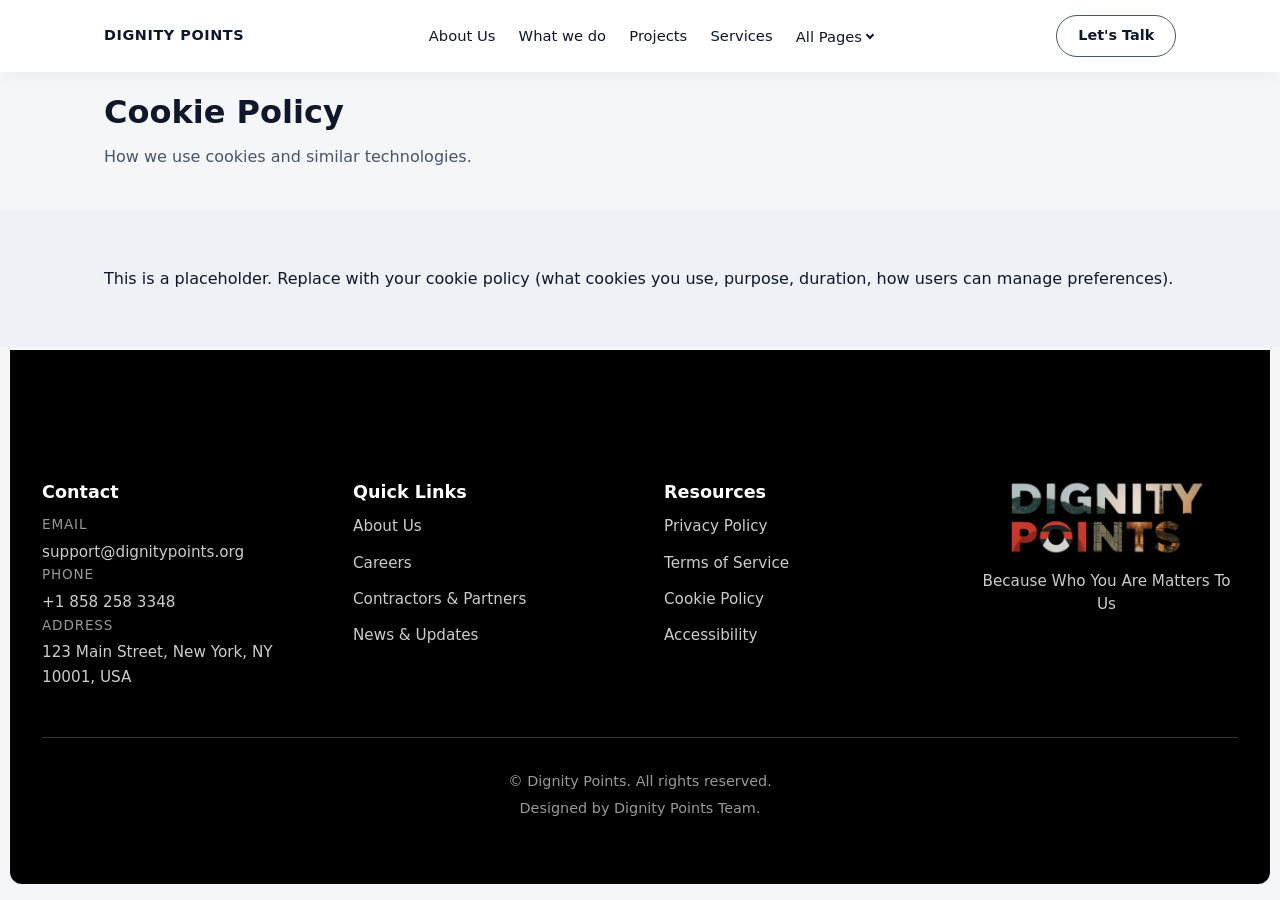
<file: cookie-policy.html>
<!DOCTYPE html>
<html lang="en">
  <head>
    <meta charset="UTF-8" />
    <meta name="viewport" content="width=device-width, initial-scale=1.0" />
    <title>Cookie Policy | Dignity Points</title>
    <link rel="stylesheet" href="styles.css" />
  </head>
  <body>
    <header class="site-header">
      <div class="container header-inner">
        <a href="index.html" class="logo">Dignity Points</a>
        <button class="nav-toggle" aria-label="Toggle navigation"><span></span><span></span></button>
        <nav class="site-nav">
          <ul>
            <li><a href="about.html">About Us</a></li>
            <li><a href="what-we-do.html">What we do</a></li>
            <li><a href="projects.html">Projects</a></li>
            <li><a href="services.html">Services</a></li>
            <li class="nav-mobile-only"><a href="contractors-partners.html">Contractors &amp; Partners</a></li>
            <li class="nav-item-all-pages">
              <button type="button" class="nav-dropdown-trigger" aria-expanded="false" aria-haspopup="true" aria-controls="nav-dropdown">All Pages</button>
              <div id="nav-dropdown" class="nav-dropdown" role="menu">
                <div class="nav-dropdown-grid">
                  <a href="contact.html" role="menuitem">Contact</a>
                  <a href="privacy-policy.html" role="menuitem">Privacy Policy</a>
                  <a href="careers.html" role="menuitem">Careers</a>
                  <a href="terms-of-service.html" role="menuitem">Terms of Service</a>
                  <a href="contractors-partners.html" role="menuitem">Contractors &amp; Partners</a>
                  <a href="cookie-policy.html" role="menuitem">Cookie Policy</a>
                  <a href="news-updates.html" role="menuitem">News &amp; Updates</a>
                  <a href="accessibility.html" role="menuitem">Accessibility</a>
                </div>
              </div>
            </li>
          </ul>
        </nav>
        <div class="header-cta"><a href="contact.html" class="btn btn-outline">Let's Talk</a></div>
      </div>
    </header>
    <main>
      <section class="page-hero section">
        <div class="container">
          <h1>Cookie Policy</h1>
          <p>How we use cookies and similar technologies.</p>
        </div>
      </section>
      <section class="page-section section alt-bg">
        <div class="container">
          <p>This is a placeholder. Replace with your cookie policy (what cookies you use, purpose, duration, how users can manage preferences).</p>
        </div>
      </section>
    </main>
    <footer class="footer">
      <div class="footer-wrapper">
        <div class="footer-container">
          <div class="footer-content">
            <details class="footer-dropdown">
              <summary class="footer-section-title">Contact</summary>
              <div class="footer-section-content">
                <div class="footer-contact-item">
                <div class="footer-contact-label">Email</div>
                <a href="mailto:support@dignitypoints.org" class="footer-contact-value">support@dignitypoints.org</a>
              </div>
              <div class="footer-contact-item">
                <div class="footer-contact-label">Phone</div>
                <a href="tel:+18582583348" class="footer-contact-value">+1 858 258 3348</a>
              </div>
              <div class="footer-contact-item">
                <div class="footer-contact-label">Address</div>
                <div class="footer-contact-value" style="cursor: default;">123 Main Street, New York, NY 10001, USA</div>
              </div>
              </div>
            </details>
            <details class="footer-dropdown">
              <summary class="footer-section-title">Quick Links</summary>
              <div class="footer-section-content">
                <nav class="footer-links">
                <a href="about.html">About Us</a>
                <a href="careers.html">Careers</a>
                <a href="contractors-partners.html">Contractors &amp; Partners</a>
                <a href="news-updates.html">News &amp; Updates</a>
              </nav>
              </div>
            </details>
            <details class="footer-dropdown">
              <summary class="footer-section-title">Resources</summary>
              <div class="footer-section-content">
                <nav class="footer-links">
                <a href="privacy-policy.html">Privacy Policy</a>
                <a href="terms-of-service.html">Terms of Service</a>
                <a href="cookie-policy.html">Cookie Policy</a>
                <a href="accessibility.html">Accessibility</a>
              </nav>
              </div>
            </details>
            <div class="footer-section">
              <div class="footer-social">
                <img src="images/dp footer.png" alt="Dignity Points Footer Logo" class="footer-logo-image">
                <p class="footer-tagline">Because Who You Are Matters To Us</p>
              </div>
            </div>
          </div>
          <div class="footer-divider"></div>
          <div class="footer-copyright">
            <p>© Dignity Points. All rights reserved.</p>
            <p>Designed by Dignity Points Team.</p>
          </div>
        </div>
      </div>
    </footer>
    <script src="script.js"></script>
  </body>
</html>
</file>
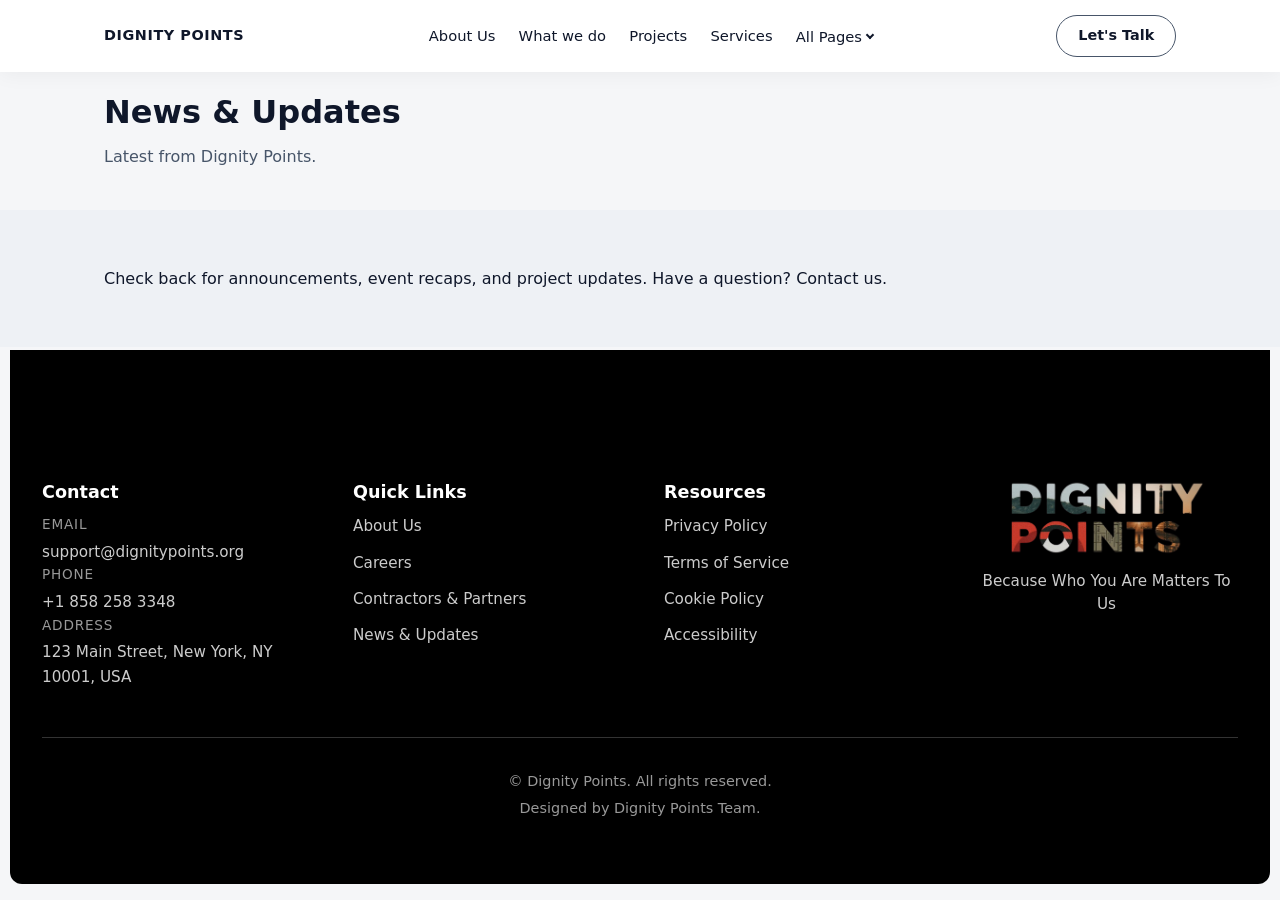
<file: news-updates.html>
<!DOCTYPE html>
<html lang="en">
  <head>
    <meta charset="UTF-8" />
    <meta name="viewport" content="width=device-width, initial-scale=1.0" />
    <title>News & Updates | Dignity Points</title>
    <link rel="stylesheet" href="styles.css" />
  </head>
  <body>
    <header class="site-header">
      <div class="container header-inner">
        <a href="index.html" class="logo">Dignity Points</a>
        <button class="nav-toggle" aria-label="Toggle navigation"><span></span><span></span></button>
        <nav class="site-nav">
          <ul>
            <li><a href="about.html">About Us</a></li>
            <li><a href="what-we-do.html">What we do</a></li>
            <li><a href="projects.html">Projects</a></li>
            <li><a href="services.html">Services</a></li>
            <li class="nav-mobile-only"><a href="contractors-partners.html">Contractors &amp; Partners</a></li>
            <li class="nav-item-all-pages">
              <button type="button" class="nav-dropdown-trigger" aria-expanded="false" aria-haspopup="true" aria-controls="nav-dropdown">All Pages</button>
              <div id="nav-dropdown" class="nav-dropdown" role="menu">
                <div class="nav-dropdown-grid">
                  <a href="contact.html" role="menuitem">Contact</a>
                  <a href="privacy-policy.html" role="menuitem">Privacy Policy</a>
                  <a href="careers.html" role="menuitem">Careers</a>
                  <a href="terms-of-service.html" role="menuitem">Terms of Service</a>
                  <a href="contractors-partners.html" role="menuitem">Contractors &amp; Partners</a>
                  <a href="cookie-policy.html" role="menuitem">Cookie Policy</a>
                  <a href="news-updates.html" role="menuitem">News &amp; Updates</a>
                  <a href="accessibility.html" role="menuitem">Accessibility</a>
                </div>
              </div>
            </li>
          </ul>
        </nav>
        <div class="header-cta"><a href="contact.html" class="btn btn-outline">Let's Talk</a></div>
      </div>
    </header>
    <main>
      <section class="page-hero section">
        <div class="container">
          <h1>News &amp; Updates</h1>
          <p>Latest from Dignity Points.</p>
        </div>
      </section>
      <section class="page-section section alt-bg">
        <div class="container">
          <p>Check back for announcements, event recaps, and project updates. Have a question? <a href="contact.html">Contact us</a>.</p>
        </div>
      </section>
    </main>
    <footer class="footer">
      <div class="footer-wrapper">
        <div class="footer-container">
          <div class="footer-content">
            <details class="footer-dropdown">
              <summary class="footer-section-title">Contact</summary>
              <div class="footer-section-content">
                <div class="footer-contact-item">
                <div class="footer-contact-label">Email</div>
                <a href="mailto:support@dignitypoints.org" class="footer-contact-value">support@dignitypoints.org</a>
              </div>
              <div class="footer-contact-item">
                <div class="footer-contact-label">Phone</div>
                <a href="tel:+18582583348" class="footer-contact-value">+1 858 258 3348</a>
              </div>
              <div class="footer-contact-item">
                <div class="footer-contact-label">Address</div>
                <div class="footer-contact-value" style="cursor: default;">123 Main Street, New York, NY 10001, USA</div>
              </div>
              </div>
            </details>
            <details class="footer-dropdown">
              <summary class="footer-section-title">Quick Links</summary>
              <div class="footer-section-content">
                <nav class="footer-links">
                <a href="about.html">About Us</a>
                <a href="careers.html">Careers</a>
                <a href="contractors-partners.html">Contractors &amp; Partners</a>
                <a href="news-updates.html">News &amp; Updates</a>
              </nav>
              </div>
            </details>
            <details class="footer-dropdown">
              <summary class="footer-section-title">Resources</summary>
              <div class="footer-section-content">
                <nav class="footer-links">
                <a href="privacy-policy.html">Privacy Policy</a>
                <a href="terms-of-service.html">Terms of Service</a>
                <a href="cookie-policy.html">Cookie Policy</a>
                <a href="accessibility.html">Accessibility</a>
              </nav>
              </div>
            </details>
            <div class="footer-section">
              <div class="footer-social">
                <img src="images/dp footer.png" alt="Dignity Points Footer Logo" class="footer-logo-image">
                <p class="footer-tagline">Because Who You Are Matters To Us</p>
              </div>
            </div>
          </div>
          <div class="footer-divider"></div>
          <div class="footer-copyright">
            <p>© Dignity Points. All rights reserved.</p>
            <p>Designed by Dignity Points Team.</p>
          </div>
        </div>
      </div>
    </footer>
    <script src="script.js"></script>
  </body>
</html>
</file>
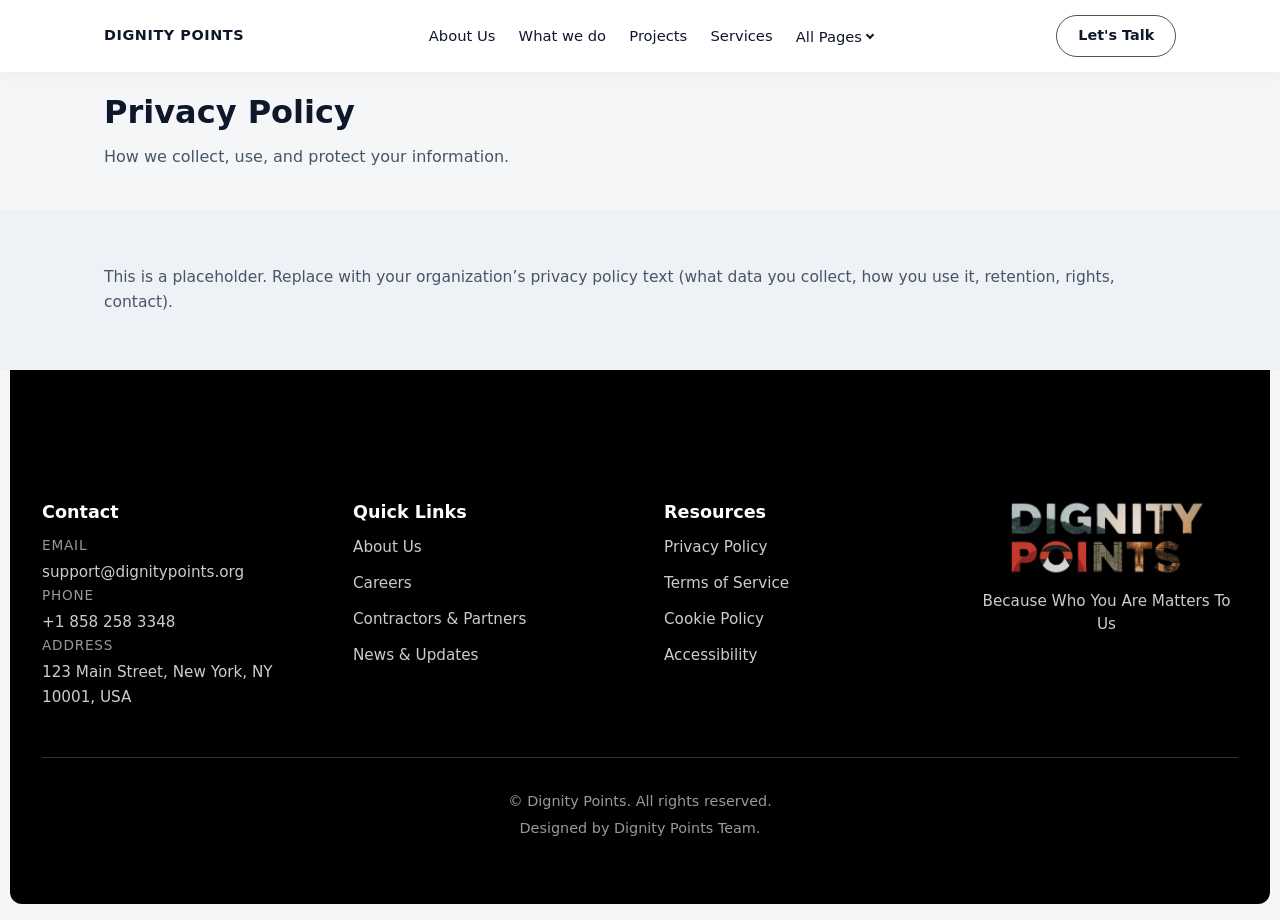
<file: privacy-policy.html>
<!DOCTYPE html>
<html lang="en">
  <head>
    <meta charset="UTF-8" />
    <meta name="viewport" content="width=device-width, initial-scale=1.0" />
    <title>Privacy Policy | Dignity Points</title>
    <link rel="stylesheet" href="styles.css" />
  </head>
  <body>
    <header class="site-header">
      <div class="container header-inner">
        <a href="index.html" class="logo">Dignity Points</a>
        <button class="nav-toggle" aria-label="Toggle navigation"><span></span><span></span></button>
        <nav class="site-nav">
          <ul>
            <li><a href="about.html">About Us</a></li>
            <li><a href="what-we-do.html">What we do</a></li>
            <li><a href="projects.html">Projects</a></li>
            <li><a href="services.html">Services</a></li>
            <li class="nav-mobile-only"><a href="contractors-partners.html">Contractors &amp; Partners</a></li>
            <li class="nav-item-all-pages">
              <button type="button" class="nav-dropdown-trigger" aria-expanded="false" aria-haspopup="true" aria-controls="nav-dropdown">All Pages</button>
              <div id="nav-dropdown" class="nav-dropdown" role="menu">
                <div class="nav-dropdown-grid">
                  <a href="contact.html" role="menuitem">Contact</a>
                  <a href="privacy-policy.html" role="menuitem">Privacy Policy</a>
                  <a href="careers.html" role="menuitem">Careers</a>
                  <a href="terms-of-service.html" role="menuitem">Terms of Service</a>
                  <a href="contractors-partners.html" role="menuitem">Contractors &amp; Partners</a>
                  <a href="cookie-policy.html" role="menuitem">Cookie Policy</a>
                  <a href="news-updates.html" role="menuitem">News &amp; Updates</a>
                  <a href="accessibility.html" role="menuitem">Accessibility</a>
                </div>
              </div>
            </li>
          </ul>
        </nav>
        <div class="header-cta"><a href="contact.html" class="btn btn-outline">Let's Talk</a></div>
      </div>
    </header>
    <main>
      <section class="page-hero section">
        <div class="container">
          <h1>Privacy Policy</h1>
          <p>How we collect, use, and protect your information.</p>
        </div>
      </section>
      <section class="page-section section alt-bg">
        <div class="container two-column">
          <div>
            <p>This is a placeholder. Replace with your organization’s privacy policy text (what data you collect, how you use it, retention, rights, contact).</p>
          </div>
        </div>
      </section>
    </main>
    <footer class="footer">
      <div class="footer-wrapper">
        <div class="footer-container">
          <div class="footer-content">
            <details class="footer-dropdown">
              <summary class="footer-section-title">Contact</summary>
              <div class="footer-section-content">
                <div class="footer-contact-item">
                <div class="footer-contact-label">Email</div>
                <a href="mailto:support@dignitypoints.org" class="footer-contact-value">support@dignitypoints.org</a>
              </div>
              <div class="footer-contact-item">
                <div class="footer-contact-label">Phone</div>
                <a href="tel:+18582583348" class="footer-contact-value">+1 858 258 3348</a>
              </div>
              <div class="footer-contact-item">
                <div class="footer-contact-label">Address</div>
                <div class="footer-contact-value" style="cursor: default;">123 Main Street, New York, NY 10001, USA</div>
              </div>
              </div>
            </details>
            <details class="footer-dropdown">
              <summary class="footer-section-title">Quick Links</summary>
              <div class="footer-section-content">
                <nav class="footer-links">
                <a href="about.html">About Us</a>
                <a href="careers.html">Careers</a>
                <a href="contractors-partners.html">Contractors &amp; Partners</a>
                <a href="news-updates.html">News &amp; Updates</a>
              </nav>
              </div>
            </details>
            <details class="footer-dropdown">
              <summary class="footer-section-title">Resources</summary>
              <div class="footer-section-content">
                <nav class="footer-links">
                <a href="privacy-policy.html">Privacy Policy</a>
                <a href="terms-of-service.html">Terms of Service</a>
                <a href="cookie-policy.html">Cookie Policy</a>
                <a href="accessibility.html">Accessibility</a>
              </nav>
              </div>
            </details>
            <div class="footer-section">
              <div class="footer-social">
                <img src="images/dp footer.png" alt="Dignity Points Footer Logo" class="footer-logo-image">
                <p class="footer-tagline">Because Who You Are Matters To Us</p>
              </div>
            </div>
          </div>
          <div class="footer-divider"></div>
          <div class="footer-copyright">
            <p>© Dignity Points. All rights reserved.</p>
            <p>Designed by Dignity Points Team.</p>
          </div>
        </div>
      </div>
    </footer>
    <script src="script.js"></script>
  </body>
</html>
</file>
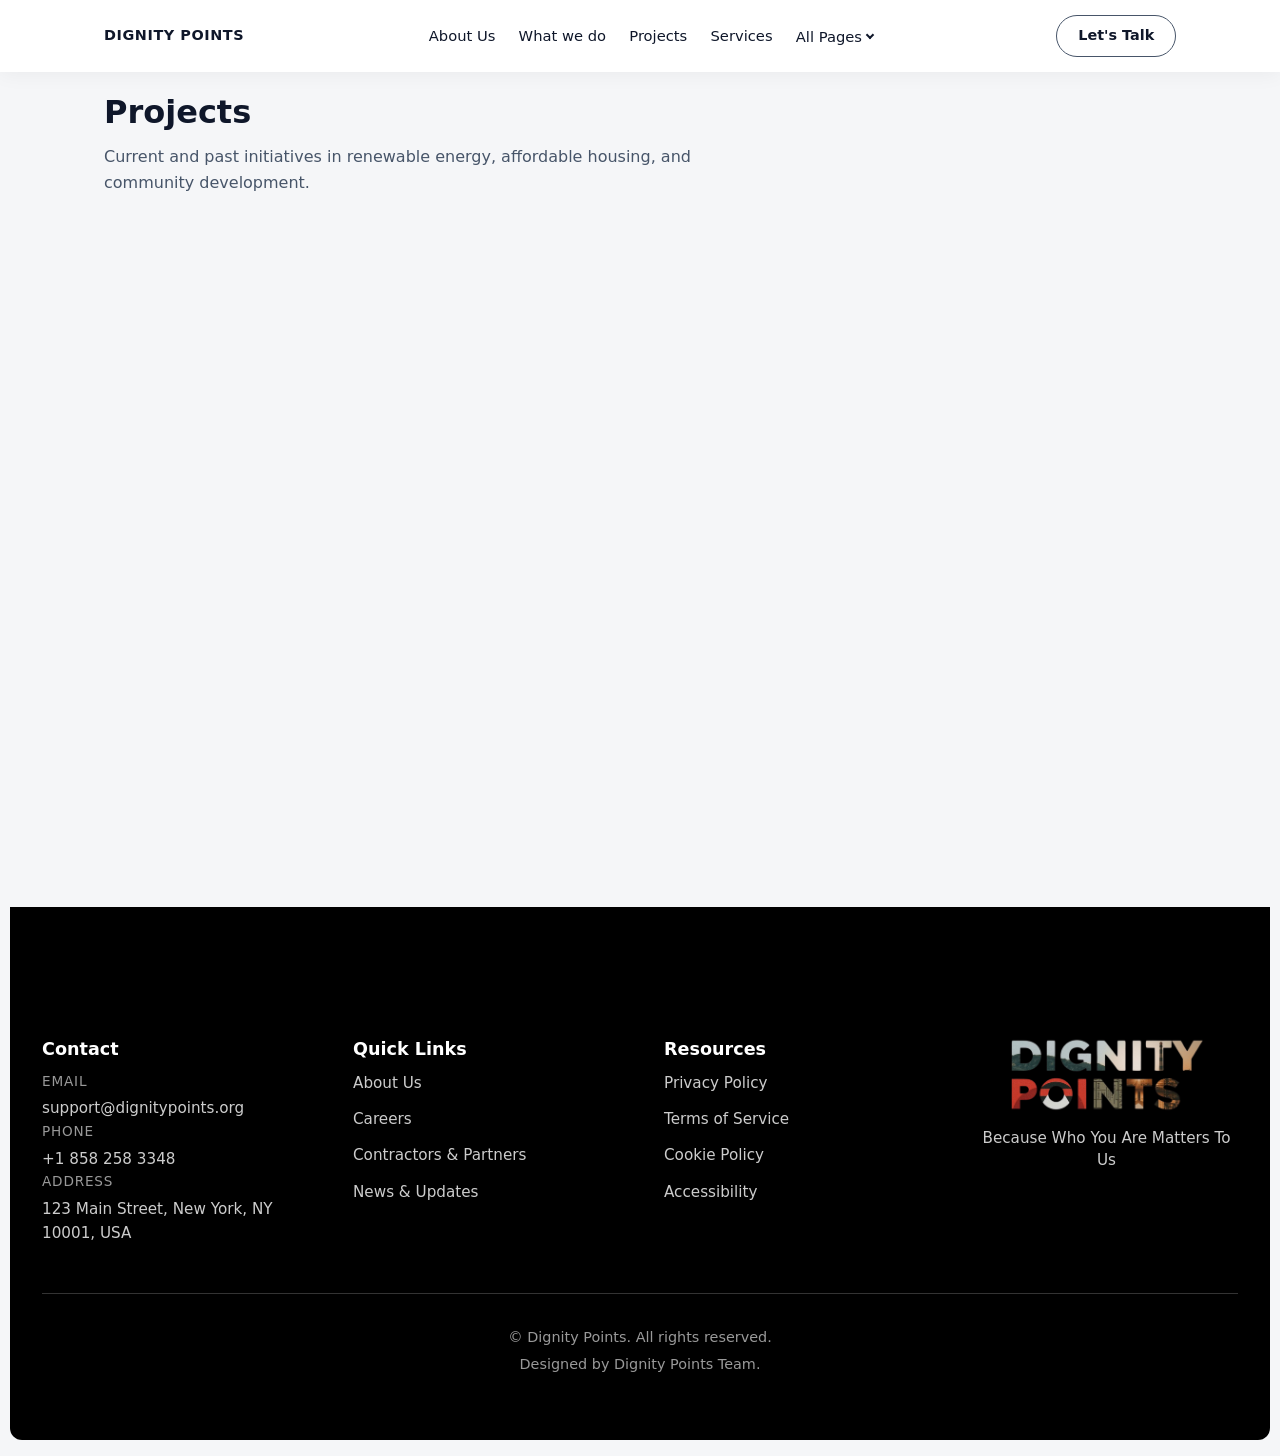
<file: projects.html>
<!DOCTYPE html>
<html lang="en">
  <head>
    <meta charset="UTF-8" />
    <meta name="viewport" content="width=device-width, initial-scale=1.0" />
    <title>Projects | Dignity Points</title>
    <link rel="stylesheet" href="styles.css" />
  </head>
  <body>
    <header class="site-header">
      <div class="container header-inner">
        <a href="index.html" class="logo">Dignity Points</a>
        <button class="nav-toggle" aria-label="Toggle navigation"><span></span><span></span></button>
        <nav class="site-nav">
          <ul>
            <li><a href="about.html">About Us</a></li>
            <li><a href="what-we-do.html">What we do</a></li>
            <li><a href="projects.html">Projects</a></li>
            <li><a href="services.html">Services</a></li>
            <li class="nav-mobile-only"><a href="contractors-partners.html">Contractors &amp; Partners</a></li>
            <li class="nav-item-all-pages">
              <button type="button" class="nav-dropdown-trigger" aria-expanded="false" aria-haspopup="true" aria-controls="nav-dropdown">All Pages</button>
              <div id="nav-dropdown" class="nav-dropdown" role="menu">
                <div class="nav-dropdown-grid">
                  <a href="contact.html" role="menuitem">Contact</a>
                  <a href="privacy-policy.html" role="menuitem">Privacy Policy</a>
                  <a href="careers.html" role="menuitem">Careers</a>
                  <a href="terms-of-service.html" role="menuitem">Terms of Service</a>
                  <a href="contractors-partners.html" role="menuitem">Contractors &amp; Partners</a>
                  <a href="cookie-policy.html" role="menuitem">Cookie Policy</a>
                  <a href="news-updates.html" role="menuitem">News &amp; Updates</a>
                  <a href="accessibility.html" role="menuitem">Accessibility</a>
                </div>
              </div>
            </li>
          </ul>
        </nav>
        <div class="header-cta"><a href="contact.html" class="btn btn-outline">Let's Talk</a></div>
      </div>
    </header>

    <main>
      <section class="page-hero section">
        <div class="container">
          <h1>Projects</h1>
          <p>Current and past initiatives in renewable energy, affordable housing, and community development.</p>
        </div>
      </section>
      <section class="page-section section alt-bg fade-section">
        <div class="container">
          <div class="section-header">
            <h2>Our Work</h2>
            <p>From small-scale pilots to nationwide partnerships.</p>
          </div>
          <div class="why-grid">
            <div class="card">
              <h3>Renewable Energy</h3>
              <p>Projects that bring clean energy and sustainable infrastructure to underserved communities.</p>
            </div>
            <div class="card">
              <h3>Affordable Housing</h3>
              <p>Green housing initiatives and financial tools that support stable, dignified living.</p>
            </div>
            <div class="card">
              <h3>Community Engagement</h3>
              <p>Programs that strengthen local capacity and stakeholder collaboration.</p>
            </div>
          </div>
        </div>
      </section>
      <section class="page-section section fade-section">
        <div class="container">
          <p class="section-note">Over 30 communities have gained access to renewable energy, affordable housing, and essential resources through our partnerships. Interested in partnering or learning more? Get in touch.</p>
          <div class="section-footer">
            <a href="contact.html" class="btn">Let's Talk</a>
          </div>
        </div>
      </section>
    </main>

    <footer class="footer">
      <div class="footer-wrapper">
        <div class="footer-container">
          <div class="footer-content">
            <details class="footer-dropdown">
              <summary class="footer-section-title">Contact</summary>
              <div class="footer-section-content">
                <div class="footer-contact-item">
                <div class="footer-contact-label">Email</div>
                <a href="mailto:support@dignitypoints.org" class="footer-contact-value">support@dignitypoints.org</a>
              </div>
              <div class="footer-contact-item">
                <div class="footer-contact-label">Phone</div>
                <a href="tel:+18582583348" class="footer-contact-value">+1 858 258 3348</a>
              </div>
              <div class="footer-contact-item">
                <div class="footer-contact-label">Address</div>
                <div class="footer-contact-value" style="cursor: default;">123 Main Street, New York, NY 10001, USA</div>
              </div>
              </div>
            </details>
            <details class="footer-dropdown">
              <summary class="footer-section-title">Quick Links</summary>
              <div class="footer-section-content">
                <nav class="footer-links">
                <a href="about.html">About Us</a>
                <a href="careers.html">Careers</a>
                <a href="contractors-partners.html">Contractors &amp; Partners</a>
                <a href="news-updates.html">News &amp; Updates</a>
              </nav>
              </div>
            </details>
            <details class="footer-dropdown">
              <summary class="footer-section-title">Resources</summary>
              <div class="footer-section-content">
                <nav class="footer-links">
                <a href="privacy-policy.html">Privacy Policy</a>
                <a href="terms-of-service.html">Terms of Service</a>
                <a href="cookie-policy.html">Cookie Policy</a>
                <a href="accessibility.html">Accessibility</a>
              </nav>
              </div>
            </details>
            <div class="footer-section">
              <div class="footer-social">
                <img src="images/dp footer.png" alt="Dignity Points Footer Logo" class="footer-logo-image">
                <p class="footer-tagline">Because Who You Are Matters To Us</p>
              </div>
            </div>
          </div>
          <div class="footer-divider"></div>
          <div class="footer-copyright">
            <p>© Dignity Points. All rights reserved.</p>
            <p>Designed by Dignity Points Team.</p>
          </div>
        </div>
      </div>
    </footer>
    <script src="script.js"></script>
  </body>
</html>
</file>
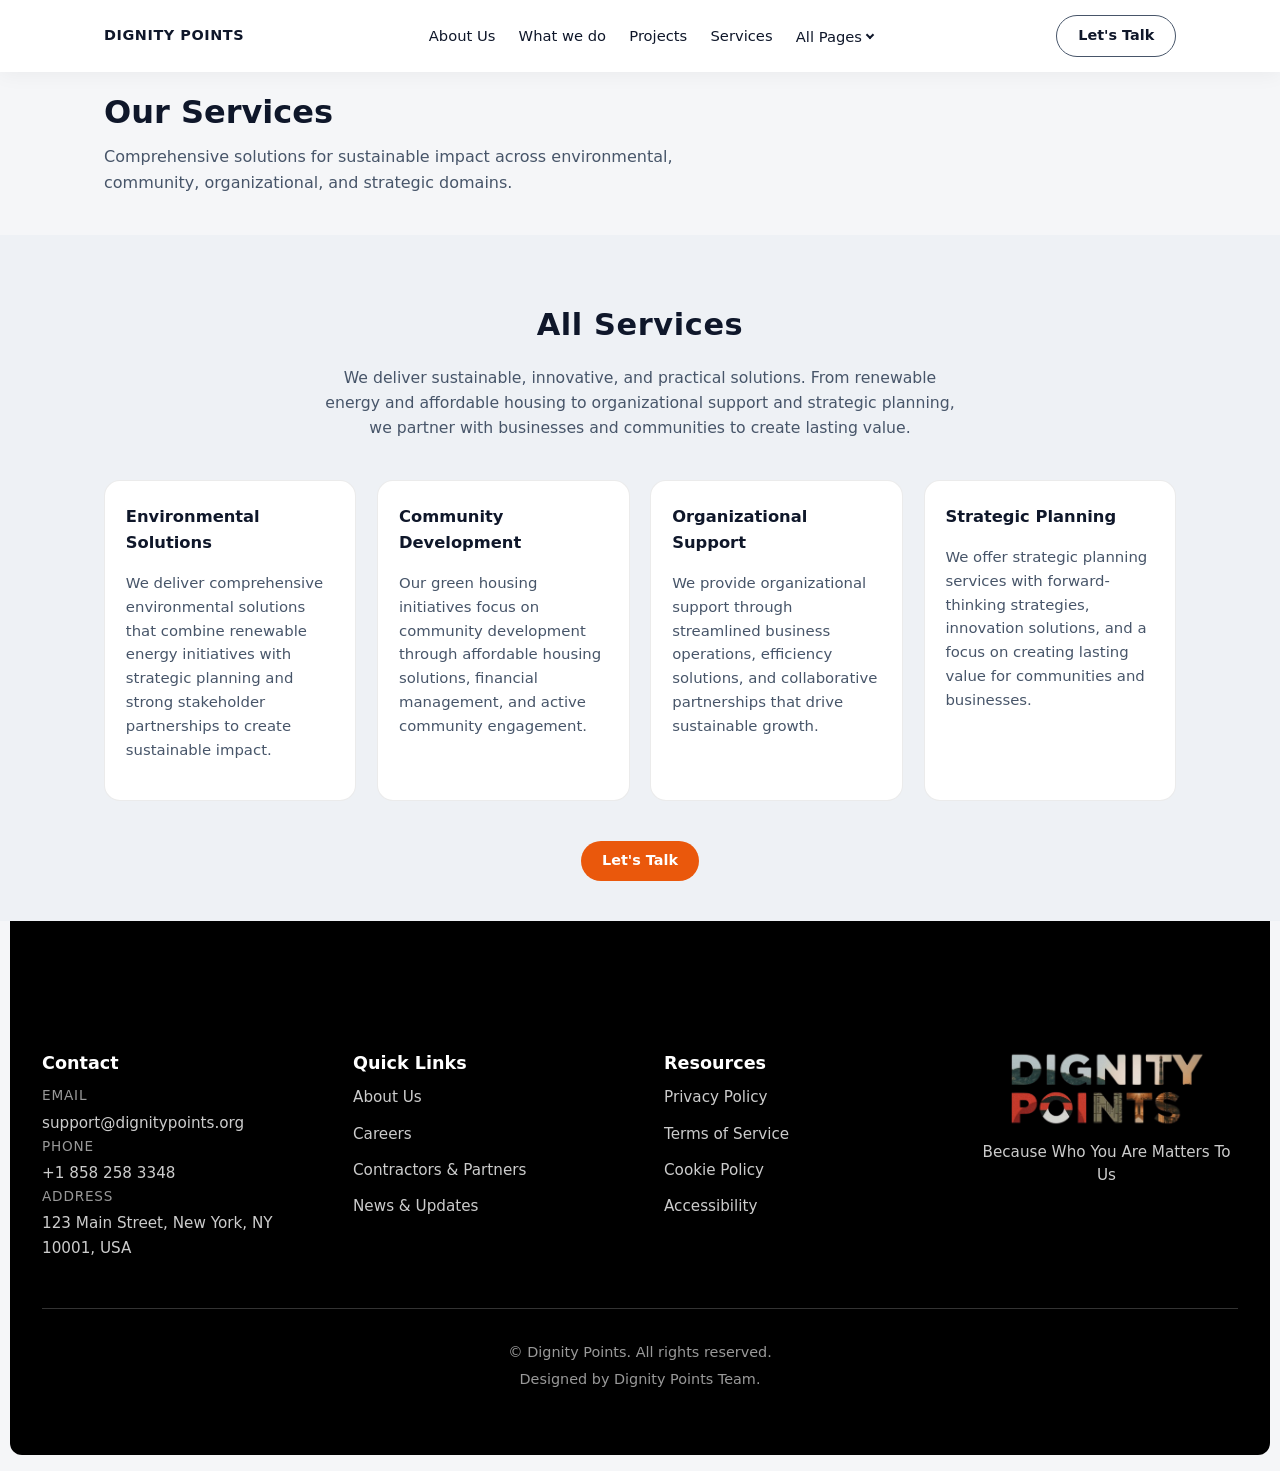
<file: services.html>
<!DOCTYPE html>
<html lang="en">
  <head>
    <meta charset="UTF-8" />
    <meta name="viewport" content="width=device-width, initial-scale=1.0" />
    <title>Services | Dignity Points</title>
    <link rel="stylesheet" href="styles.css" />
  </head>
  <body>
    <header class="site-header">
      <div class="container header-inner">
        <a href="index.html" class="logo">Dignity Points</a>
        <button class="nav-toggle" aria-label="Toggle navigation"><span></span><span></span></button>
        <nav class="site-nav">
          <ul>
            <li><a href="about.html">About Us</a></li>
            <li><a href="what-we-do.html">What we do</a></li>
            <li><a href="projects.html">Projects</a></li>
            <li><a href="services.html">Services</a></li>
            <li class="nav-mobile-only"><a href="contractors-partners.html">Contractors &amp; Partners</a></li>
            <li class="nav-item-all-pages">
              <button type="button" class="nav-dropdown-trigger" aria-expanded="false" aria-haspopup="true" aria-controls="nav-dropdown">All Pages</button>
              <div id="nav-dropdown" class="nav-dropdown" role="menu">
                <div class="nav-dropdown-grid">
                  <a href="contact.html" role="menuitem">Contact</a>
                  <a href="privacy-policy.html" role="menuitem">Privacy Policy</a>
                  <a href="careers.html" role="menuitem">Careers</a>
                  <a href="terms-of-service.html" role="menuitem">Terms of Service</a>
                  <a href="contractors-partners.html" role="menuitem">Contractors &amp; Partners</a>
                  <a href="cookie-policy.html" role="menuitem">Cookie Policy</a>
                  <a href="news-updates.html" role="menuitem">News &amp; Updates</a>
                  <a href="accessibility.html" role="menuitem">Accessibility</a>
                </div>
              </div>
            </li>
          </ul>
        </nav>
        <div class="header-cta"><a href="contact.html" class="btn btn-outline">Let's Talk</a></div>
      </div>
    </header>

    <main>
      <section class="page-hero section">
        <div class="container">
          <h1>Our Services</h1>
          <p>Comprehensive solutions for sustainable impact across environmental, community, organizational, and strategic domains.</p>
        </div>
      </section>
      <section class="page-section section alt-bg fade-section">
        <div class="container">
          <div class="section-header">
            <h2>All Services</h2>
            <p>We deliver sustainable, innovative, and practical solutions. From renewable energy and affordable housing to organizational support and strategic planning, we partner with businesses and communities to create lasting value.</p>
          </div>
          <div class="services-grid">
            <article class="service-card">
              <h3>Environmental Solutions</h3>
              <p>We deliver comprehensive environmental solutions that combine renewable energy initiatives with strategic planning and strong stakeholder partnerships to create sustainable impact.</p>
            </article>
            <article class="service-card">
              <h3>Community Development</h3>
              <p>Our green housing initiatives focus on community development through affordable housing solutions, financial management, and active community engagement.</p>
            </article>
            <article class="service-card">
              <h3>Organizational Support</h3>
              <p>We provide organizational support through streamlined business operations, efficiency solutions, and collaborative partnerships that drive sustainable growth.</p>
            </article>
            <article class="service-card">
              <h3>Strategic Planning</h3>
              <p>We offer strategic planning services with forward-thinking strategies, innovation solutions, and a focus on creating lasting value for communities and businesses.</p>
            </article>
          </div>
          <div class="section-footer">
            <a href="contact.html" class="btn">Let's Talk</a>
          </div>
        </div>
      </section>
    </main>

    <footer class="footer">
      <div class="footer-wrapper">
        <div class="footer-container">
          <div class="footer-content">
            <details class="footer-dropdown">
              <summary class="footer-section-title">Contact</summary>
              <div class="footer-section-content">
                <div class="footer-contact-item">
                <div class="footer-contact-label">Email</div>
                <a href="mailto:support@dignitypoints.org" class="footer-contact-value">support@dignitypoints.org</a>
              </div>
              <div class="footer-contact-item">
                <div class="footer-contact-label">Phone</div>
                <a href="tel:+18582583348" class="footer-contact-value">+1 858 258 3348</a>
              </div>
              <div class="footer-contact-item">
                <div class="footer-contact-label">Address</div>
                <div class="footer-contact-value" style="cursor: default;">123 Main Street, New York, NY 10001, USA</div>
              </div>
              </div>
            </details>
            <details class="footer-dropdown">
              <summary class="footer-section-title">Quick Links</summary>
              <div class="footer-section-content">
                <nav class="footer-links">
                <a href="about.html">About Us</a>
                <a href="careers.html">Careers</a>
                <a href="contractors-partners.html">Contractors &amp; Partners</a>
                <a href="news-updates.html">News &amp; Updates</a>
              </nav>
              </div>
            </details>
            <details class="footer-dropdown">
              <summary class="footer-section-title">Resources</summary>
              <div class="footer-section-content">
                <nav class="footer-links">
                <a href="privacy-policy.html">Privacy Policy</a>
                <a href="terms-of-service.html">Terms of Service</a>
                <a href="cookie-policy.html">Cookie Policy</a>
                <a href="accessibility.html">Accessibility</a>
              </nav>
              </div>
            </details>
            <div class="footer-section">
              <div class="footer-social">
                <img src="images/dp footer.png" alt="Dignity Points Footer Logo" class="footer-logo-image">
                <p class="footer-tagline">Because Who You Are Matters To Us</p>
              </div>
            </div>
          </div>
          <div class="footer-divider"></div>
          <div class="footer-copyright">
            <p>© Dignity Points. All rights reserved.</p>
            <p>Designed by Dignity Points Team.</p>
          </div>
        </div>
      </div>
    </footer>
    <script src="script.js"></script>
  </body>
</html>
</file>
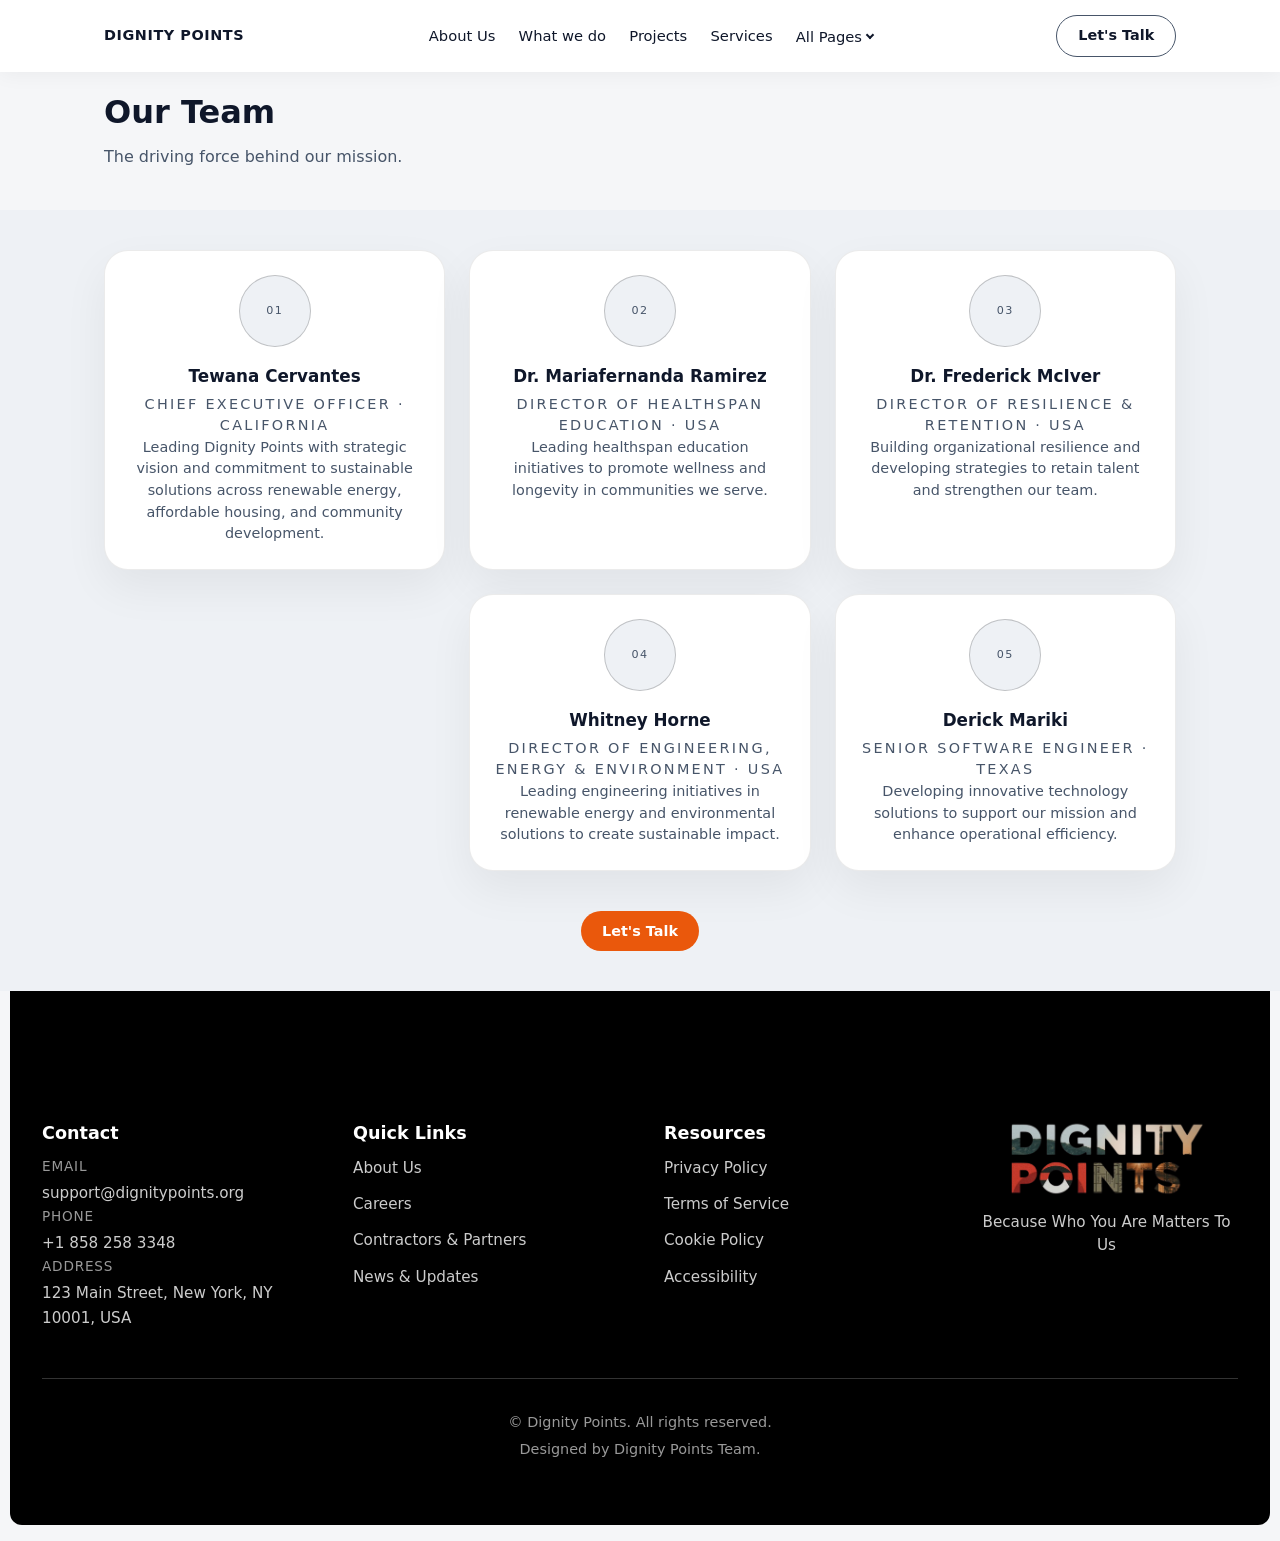
<file: team.html>
<!DOCTYPE html>
<html lang="en">
  <head>
    <meta charset="UTF-8" />
    <meta name="viewport" content="width=device-width, initial-scale=1.0" />
    <title>Our Team | Dignity Points</title>
    <link rel="stylesheet" href="styles.css" />
  </head>
  <body>
    <header class="site-header">
      <div class="container header-inner">
        <a href="index.html" class="logo">Dignity Points</a>
        <button class="nav-toggle" aria-label="Toggle navigation"><span></span><span></span></button>
        <nav class="site-nav">
          <ul>
            <li><a href="about.html">About Us</a></li>
            <li><a href="what-we-do.html">What we do</a></li>
            <li><a href="projects.html">Projects</a></li>
            <li><a href="services.html">Services</a></li>
            <li class="nav-mobile-only"><a href="contractors-partners.html">Contractors &amp; Partners</a></li>
            <li class="nav-item-all-pages">
              <button type="button" class="nav-dropdown-trigger" aria-expanded="false" aria-haspopup="true" aria-controls="nav-dropdown">All Pages</button>
              <div id="nav-dropdown" class="nav-dropdown" role="menu">
                <div class="nav-dropdown-grid">
                  <a href="contact.html" role="menuitem">Contact</a>
                  <a href="privacy-policy.html" role="menuitem">Privacy Policy</a>
                  <a href="careers.html" role="menuitem">Careers</a>
                  <a href="terms-of-service.html" role="menuitem">Terms of Service</a>
                  <a href="contractors-partners.html" role="menuitem">Contractors &amp; Partners</a>
                  <a href="cookie-policy.html" role="menuitem">Cookie Policy</a>
                  <a href="news-updates.html" role="menuitem">News &amp; Updates</a>
                  <a href="accessibility.html" role="menuitem">Accessibility</a>
                </div>
              </div>
            </li>
          </ul>
        </nav>
        <div class="header-cta"><a href="contact.html" class="btn btn-outline">Let's Talk</a></div>
      </div>
    </header>

    <main>
      <section class="page-hero section">
        <div class="container">
          <h1>Our Team</h1>
          <p>The driving force behind our mission.</p>
        </div>
      </section>
      <section class="page-section section alt-bg fade-section">
        <div class="container">
          <div class="team-grid team-grid-layout-3-2">
            <article class="team-card">
              <div class="image-placeholder avatar">01</div>
              <h3>Tewana Cervantes</h3>
              <p class="role">Chief Executive Officer · California</p>
              <p>Leading Dignity Points with strategic vision and commitment to sustainable solutions across renewable energy, affordable housing, and community development.</p>
            </article>
            <article class="team-card">
              <div class="image-placeholder avatar">02</div>
              <h3>Dr. Mariafernanda Ramirez</h3>
              <p class="role">Director of Healthspan Education · USA</p>
              <p>Leading healthspan education initiatives to promote wellness and longevity in communities we serve.</p>
            </article>
            <article class="team-card">
              <div class="image-placeholder avatar">03</div>
              <h3>Dr. Frederick McIver</h3>
              <p class="role">Director of Resilience &amp; Retention · USA</p>
              <p>Building organizational resilience and developing strategies to retain talent and strengthen our team.</p>
            </article>
            <article class="team-card">
              <div class="image-placeholder avatar">04</div>
              <h3>Whitney Horne</h3>
              <p class="role">Director of Engineering, Energy &amp; Environment · USA</p>
              <p>Leading engineering initiatives in renewable energy and environmental solutions to create sustainable impact.</p>
            </article>
            <article class="team-card">
              <div class="image-placeholder avatar">05</div>
              <h3>Derick Mariki</h3>
              <p class="role">Senior Software Engineer · Texas</p>
              <p>Developing innovative technology solutions to support our mission and enhance operational efficiency.</p>
            </article>
          </div>
          <div class="section-footer">
            <a href="contact.html" class="btn">Let's Talk</a>
          </div>
        </div>
      </section>
    </main>

    <footer class="footer">
      <div class="footer-wrapper">
        <div class="footer-container">
          <div class="footer-content">
            <details class="footer-dropdown">
              <summary class="footer-section-title">Contact</summary>
              <div class="footer-section-content">
                <div class="footer-contact-item">
                <div class="footer-contact-label">Email</div>
                <a href="mailto:support@dignitypoints.org" class="footer-contact-value">support@dignitypoints.org</a>
              </div>
              <div class="footer-contact-item">
                <div class="footer-contact-label">Phone</div>
                <a href="tel:+18582583348" class="footer-contact-value">+1 858 258 3348</a>
              </div>
              <div class="footer-contact-item">
                <div class="footer-contact-label">Address</div>
                <div class="footer-contact-value" style="cursor: default;">123 Main Street, New York, NY 10001, USA</div>
              </div>
              </div>
            </details>
            <details class="footer-dropdown">
              <summary class="footer-section-title">Quick Links</summary>
              <div class="footer-section-content">
                <nav class="footer-links">
                <a href="about.html">About Us</a>
                <a href="careers.html">Careers</a>
                <a href="contractors-partners.html">Contractors &amp; Partners</a>
                <a href="news-updates.html">News &amp; Updates</a>
              </nav>
              </div>
            </details>
            <details class="footer-dropdown">
              <summary class="footer-section-title">Resources</summary>
              <div class="footer-section-content">
                <nav class="footer-links">
                <a href="privacy-policy.html">Privacy Policy</a>
                <a href="terms-of-service.html">Terms of Service</a>
                <a href="cookie-policy.html">Cookie Policy</a>
                <a href="accessibility.html">Accessibility</a>
              </nav>
              </div>
            </details>
            <div class="footer-section">
              <div class="footer-social">
                <img src="images/dp footer.png" alt="Dignity Points Footer Logo" class="footer-logo-image">
                <p class="footer-tagline">Because Who You Are Matters To Us</p>
              </div>
            </div>
          </div>
          <div class="footer-divider"></div>
          <div class="footer-copyright">
            <p>© Dignity Points. All rights reserved.</p>
            <p>Designed by Dignity Points Team.</p>
          </div>
        </div>
      </div>
    </footer>
    <script src="script.js"></script>
  </body>
</html>
</file>
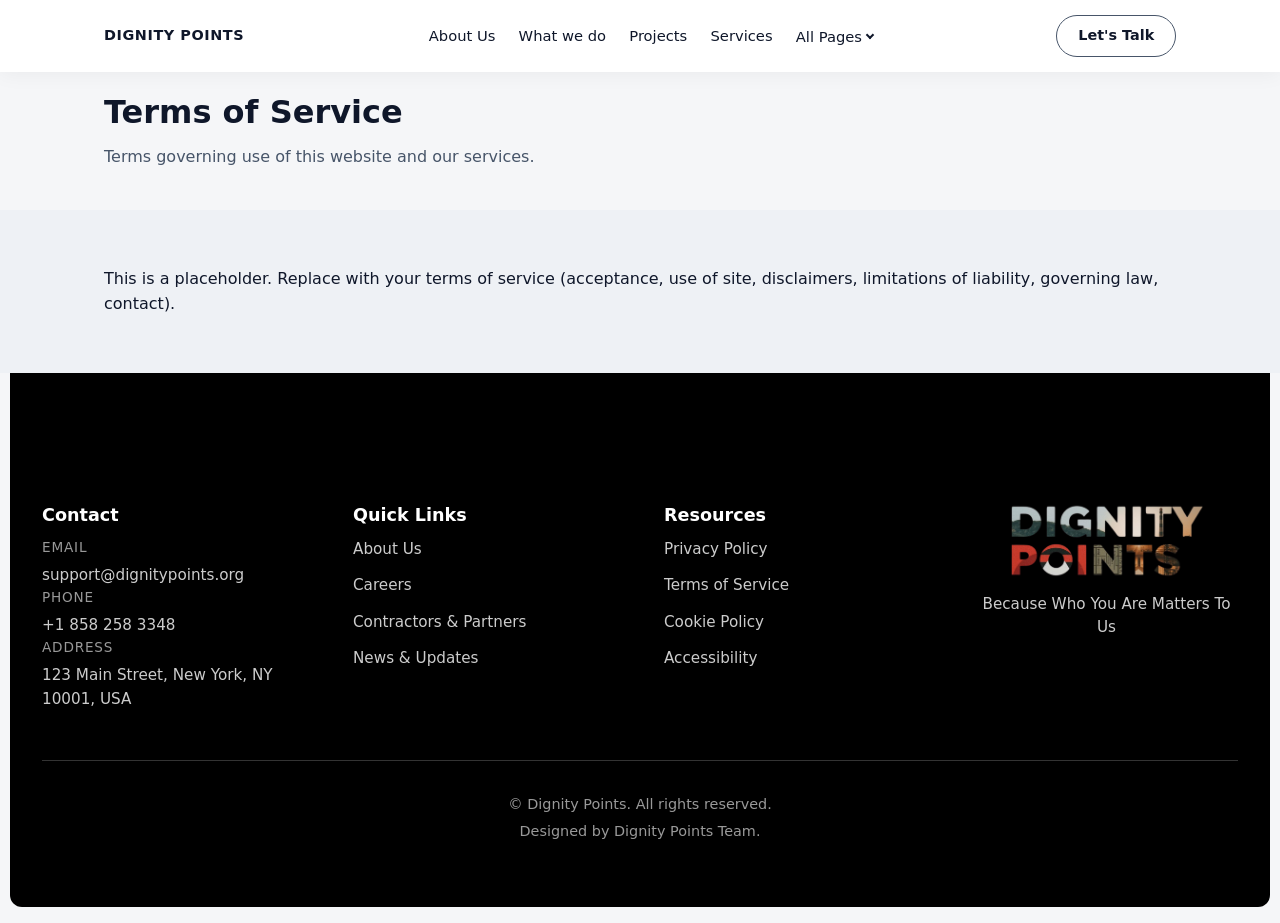
<file: terms-of-service.html>
<!DOCTYPE html>
<html lang="en">
  <head>
    <meta charset="UTF-8" />
    <meta name="viewport" content="width=device-width, initial-scale=1.0" />
    <title>Terms of Service | Dignity Points</title>
    <link rel="stylesheet" href="styles.css" />
  </head>
  <body>
    <header class="site-header">
      <div class="container header-inner">
        <a href="index.html" class="logo">Dignity Points</a>
        <button class="nav-toggle" aria-label="Toggle navigation"><span></span><span></span></button>
        <nav class="site-nav">
          <ul>
            <li><a href="about.html">About Us</a></li>
            <li><a href="what-we-do.html">What we do</a></li>
            <li><a href="projects.html">Projects</a></li>
            <li><a href="services.html">Services</a></li>
            <li class="nav-mobile-only"><a href="contractors-partners.html">Contractors &amp; Partners</a></li>
            <li class="nav-item-all-pages">
              <button type="button" class="nav-dropdown-trigger" aria-expanded="false" aria-haspopup="true" aria-controls="nav-dropdown">All Pages</button>
              <div id="nav-dropdown" class="nav-dropdown" role="menu">
                <div class="nav-dropdown-grid">
                  <a href="contact.html" role="menuitem">Contact</a>
                  <a href="privacy-policy.html" role="menuitem">Privacy Policy</a>
                  <a href="careers.html" role="menuitem">Careers</a>
                  <a href="terms-of-service.html" role="menuitem">Terms of Service</a>
                  <a href="contractors-partners.html" role="menuitem">Contractors &amp; Partners</a>
                  <a href="cookie-policy.html" role="menuitem">Cookie Policy</a>
                  <a href="news-updates.html" role="menuitem">News &amp; Updates</a>
                  <a href="accessibility.html" role="menuitem">Accessibility</a>
                </div>
              </div>
            </li>
          </ul>
        </nav>
        <div class="header-cta"><a href="contact.html" class="btn btn-outline">Let's Talk</a></div>
      </div>
    </header>
    <main>
      <section class="page-hero section">
        <div class="container">
          <h1>Terms of Service</h1>
          <p>Terms governing use of this website and our services.</p>
        </div>
      </section>
      <section class="page-section section alt-bg">
        <div class="container">
          <p>This is a placeholder. Replace with your terms of service (acceptance, use of site, disclaimers, limitations of liability, governing law, contact).</p>
        </div>
      </section>
    </main>
    <footer class="footer">
      <div class="footer-wrapper">
        <div class="footer-container">
          <div class="footer-content">
            <details class="footer-dropdown">
              <summary class="footer-section-title">Contact</summary>
              <div class="footer-section-content">
                <div class="footer-contact-item">
                <div class="footer-contact-label">Email</div>
                <a href="mailto:support@dignitypoints.org" class="footer-contact-value">support@dignitypoints.org</a>
              </div>
              <div class="footer-contact-item">
                <div class="footer-contact-label">Phone</div>
                <a href="tel:+18582583348" class="footer-contact-value">+1 858 258 3348</a>
              </div>
              <div class="footer-contact-item">
                <div class="footer-contact-label">Address</div>
                <div class="footer-contact-value" style="cursor: default;">123 Main Street, New York, NY 10001, USA</div>
              </div>
              </div>
            </details>
            <details class="footer-dropdown">
              <summary class="footer-section-title">Quick Links</summary>
              <div class="footer-section-content">
                <nav class="footer-links">
                <a href="about.html">About Us</a>
                <a href="careers.html">Careers</a>
                <a href="contractors-partners.html">Contractors &amp; Partners</a>
                <a href="news-updates.html">News &amp; Updates</a>
              </nav>
              </div>
            </details>
            <details class="footer-dropdown">
              <summary class="footer-section-title">Resources</summary>
              <div class="footer-section-content">
                <nav class="footer-links">
                <a href="privacy-policy.html">Privacy Policy</a>
                <a href="terms-of-service.html">Terms of Service</a>
                <a href="cookie-policy.html">Cookie Policy</a>
                <a href="accessibility.html">Accessibility</a>
              </nav>
              </div>
            </details>
            <div class="footer-section">
              <div class="footer-social">
                <img src="images/dp footer.png" alt="Dignity Points Footer Logo" class="footer-logo-image">
                <p class="footer-tagline">Because Who You Are Matters To Us</p>
              </div>
            </div>
          </div>
          <div class="footer-divider"></div>
          <div class="footer-copyright">
            <p>© Dignity Points. All rights reserved.</p>
            <p>Designed by Dignity Points Team.</p>
          </div>
        </div>
      </div>
    </footer>
    <script src="script.js"></script>
  </body>
</html>
</file>
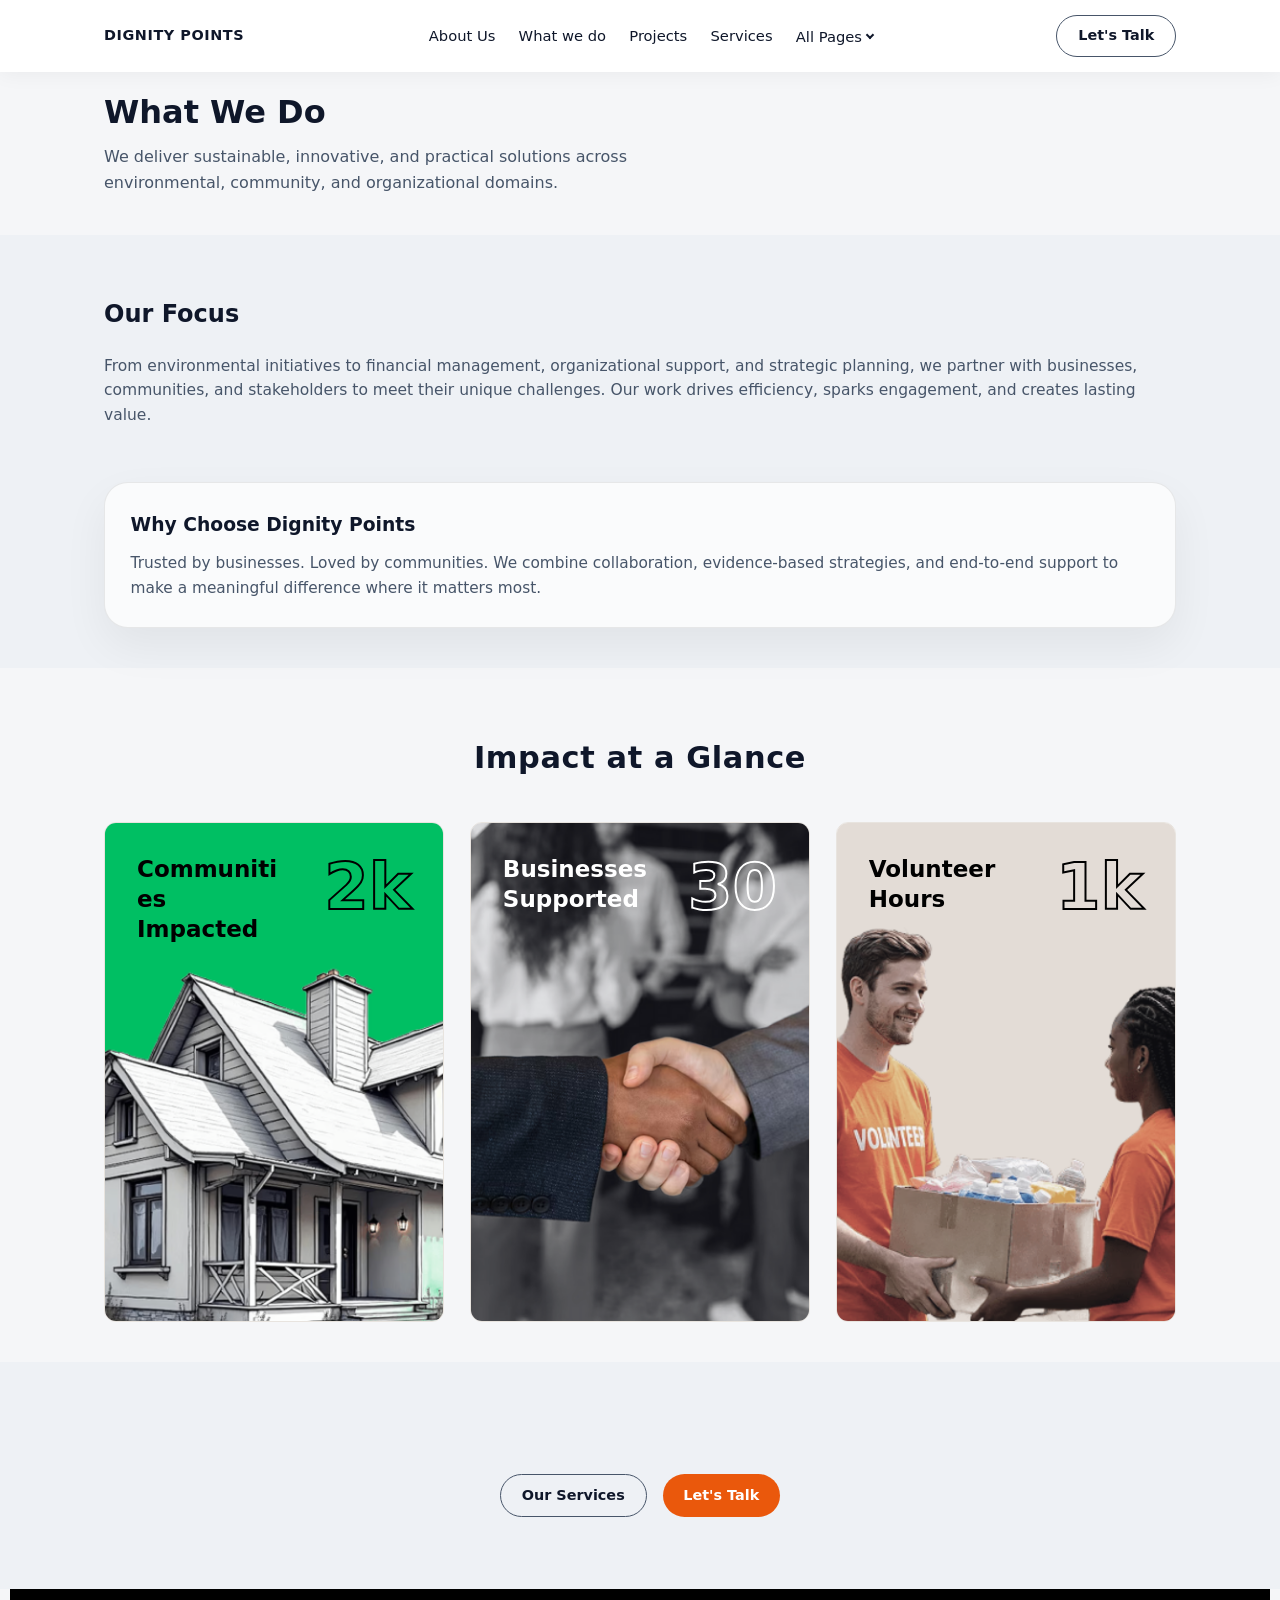
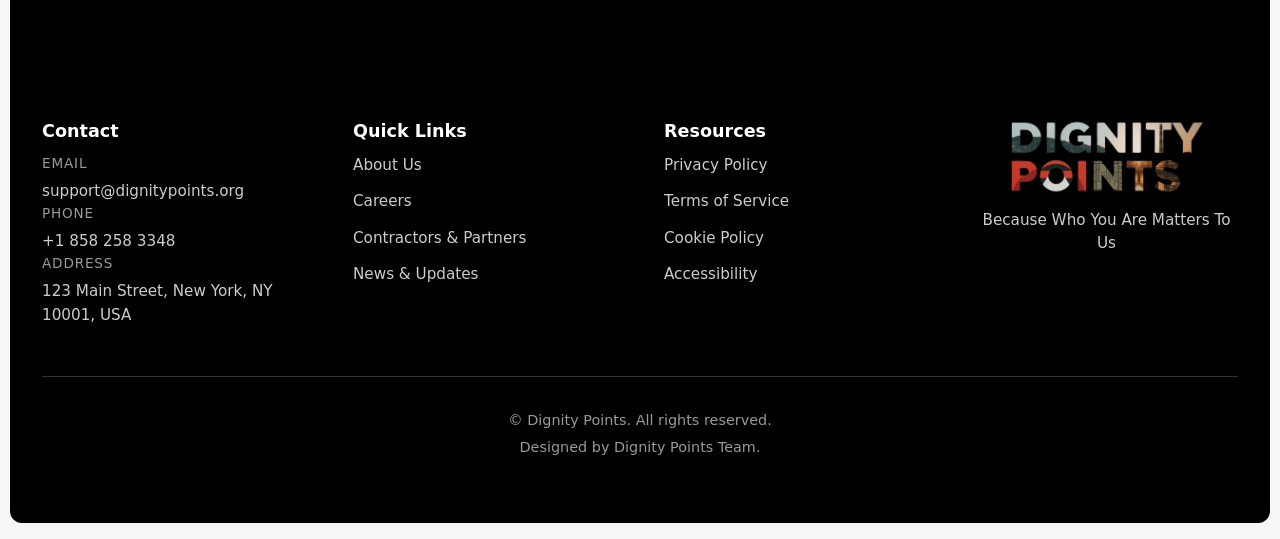
<file: what-we-do.html>
<!DOCTYPE html>
<html lang="en">
  <head>
    <meta charset="UTF-8" />
    <meta name="viewport" content="width=device-width, initial-scale=1.0" />
    <title>What We Do | Dignity Points</title>
    <link rel="stylesheet" href="styles.css" />
  </head>
  <body>
    <header class="site-header">
      <div class="container header-inner">
        <a href="index.html" class="logo">Dignity Points</a>
        <button class="nav-toggle" aria-label="Toggle navigation"><span></span><span></span></button>
        <nav class="site-nav">
          <ul>
            <li><a href="about.html">About Us</a></li>
            <li><a href="what-we-do.html">What we do</a></li>
            <li><a href="projects.html">Projects</a></li>
            <li><a href="services.html">Services</a></li>
            <li class="nav-mobile-only"><a href="contractors-partners.html">Contractors &amp; Partners</a></li>
            <li class="nav-item-all-pages">
              <button type="button" class="nav-dropdown-trigger" aria-expanded="false" aria-haspopup="true" aria-controls="nav-dropdown">All Pages</button>
              <div id="nav-dropdown" class="nav-dropdown" role="menu">
                <div class="nav-dropdown-grid">
                  <a href="contact.html" role="menuitem">Contact</a>
                  <a href="privacy-policy.html" role="menuitem">Privacy Policy</a>
                  <a href="careers.html" role="menuitem">Careers</a>
                  <a href="terms-of-service.html" role="menuitem">Terms of Service</a>
                  <a href="contractors-partners.html" role="menuitem">Contractors &amp; Partners</a>
                  <a href="cookie-policy.html" role="menuitem">Cookie Policy</a>
                  <a href="news-updates.html" role="menuitem">News &amp; Updates</a>
                  <a href="accessibility.html" role="menuitem">Accessibility</a>
                </div>
              </div>
            </li>
          </ul>
        </nav>
        <div class="header-cta"><a href="contact.html" class="btn btn-outline">Let's Talk</a></div>
      </div>
    </header>

    <main>
      <section class="page-hero section">
        <div class="container">
          <h1>What We Do</h1>
          <p>We deliver sustainable, innovative, and practical solutions across environmental, community, and organizational domains.</p>
        </div>
      </section>
      <section class="page-section section alt-bg fade-section">
        <div class="container two-column">
          <div>
            <h2>Our Focus</h2>
            <p>From environmental initiatives to financial management, organizational support, and strategic planning, we partner with businesses, communities, and stakeholders to meet their unique challenges. Our work drives efficiency, sparks engagement, and creates lasting value.</p>
          </div>
          <div class="card soft-card">
            <h3>Why Choose Dignity Points</h3>
            <p>Trusted by businesses. Loved by communities. We combine collaboration, evidence-based strategies, and end-to-end support to make a meaningful difference where it matters most.</p>
          </div>
        </div>
      </section>
      <section class="page-section section fade-section">
        <div class="container">
          <div class="section-header">
            <h2>Impact at a Glance</h2>
          </div>
          <div class="stats-grid community-impacts-grid">
            <div class="community-impact-card">
              <img src="images/Communities imapacted.png" alt="Communities Impacted" class="community-impact-image" />
              <div class="community-impact-card-header">
                <h3 class="community-impact-title">Communities Impacted</h3>
                <p class="community-impact-number">2k</p>
              </div>
            </div>
            <div class="community-impact-card">
              <img src="images/business_support.png" alt="Businesses Supported" class="community-impact-image" />
              <div class="community-impact-card-header">
                <h3 class="community-impact-title">Businesses Supported</h3>
                <p class="community-impact-number">30</p>
              </div>
            </div>
            <div class="community-impact-card">
              <img src="images/volunteer_hours (1).png" alt="Volunteer Hours" class="community-impact-image" />
              <div class="community-impact-card-header">
                <h3 class="community-impact-title">Volunteer Hours</h3>
                <p class="community-impact-number">1k</p>
              </div>
            </div>
          </div>
        </div>
      </section>
      <div class="section alt-bg">
        <div class="container section-footer">
          <a href="services.html" class="btn btn-outline">Our Services</a>
          <a href="contact.html" class="btn">Let's Talk</a>
        </div>
      </div>
    </main>

    <footer class="footer">
      <div class="footer-wrapper">
        <div class="footer-container">
          <div class="footer-content">
            <details class="footer-dropdown">
              <summary class="footer-section-title">Contact</summary>
              <div class="footer-section-content">
                <div class="footer-contact-item">
                <div class="footer-contact-label">Email</div>
                <a href="mailto:support@dignitypoints.org" class="footer-contact-value">support@dignitypoints.org</a>
              </div>
              <div class="footer-contact-item">
                <div class="footer-contact-label">Phone</div>
                <a href="tel:+18582583348" class="footer-contact-value">+1 858 258 3348</a>
              </div>
              <div class="footer-contact-item">
                <div class="footer-contact-label">Address</div>
                <div class="footer-contact-value" style="cursor: default;">123 Main Street, New York, NY 10001, USA</div>
              </div>
              </div>
            </details>
            <details class="footer-dropdown">
              <summary class="footer-section-title">Quick Links</summary>
              <div class="footer-section-content">
                <nav class="footer-links">
                <a href="about.html">About Us</a>
                <a href="careers.html">Careers</a>
                <a href="contractors-partners.html">Contractors &amp; Partners</a>
                <a href="news-updates.html">News &amp; Updates</a>
              </nav>
              </div>
            </details>
            <details class="footer-dropdown">
              <summary class="footer-section-title">Resources</summary>
              <div class="footer-section-content">
                <nav class="footer-links">
                <a href="privacy-policy.html">Privacy Policy</a>
                <a href="terms-of-service.html">Terms of Service</a>
                <a href="cookie-policy.html">Cookie Policy</a>
                <a href="accessibility.html">Accessibility</a>
              </nav>
              </div>
            </details>
            <div class="footer-section">
              <div class="footer-social">
                <img src="images/dp footer.png" alt="Dignity Points Footer Logo" class="footer-logo-image">
                <p class="footer-tagline">Because Who You Are Matters To Us</p>
              </div>
            </div>
          </div>
          <div class="footer-divider"></div>
          <div class="footer-copyright">
            <p>© Dignity Points. All rights reserved.</p>
            <p>Designed by Dignity Points Team.</p>
          </div>
        </div>
      </div>
    </footer>
    <script src="script.js"></script>
  </body>
</html>
</file>
<file: styles.css>
:root {
  --bg: #f5f6f8;
  --bg-alt: #eef1f5;
  --surface: #ffffff;
  --surface-soft: #fafbfc;
  --surface-warm: #fdf8f5;
  --border-subtle: rgba(0, 0, 0, 0.08);
  --text: #0f172a;
  --text-muted: #475569;
  --accent-orange: #ea580c;
  --accent-yellow: #ca8a04;
  --accent-blue: #2563eb;
  --accent-soft: rgba(234, 88, 12, 0.12);
  --danger: #dc2626;
  --shadow-soft: 0 18px 45px rgba(0, 0, 0, 0.06);
  --radius-lg: 24px;
  --radius-md: 16px;
  --radius-sm: 999px;
  --nav-height: 72px;
  --color-white: #ffffff;
  --color-black: #000000;
  --color-beige: #e8e4df;
}

*,
*::before,
*::after {
  box-sizing: border-box;
}

html {
  height: 100%;
}

html,
body {
  margin: 0;
  padding: 0;
  scroll-behavior: smooth;
}

body {
  font-family: system-ui, -apple-system, BlinkMacSystemFont, "SF Pro Text",
    "Segoe UI", sans-serif;
  background: var(--bg);
  color: var(--text);
  line-height: 1.6;
  min-height: 100%;
  display: flex;
  flex-direction: column;
}

main {
  flex: 1 0 auto;
}

a {
  color: inherit;
  text-decoration: none;
}

img {
  max-width: 100%;
  display: block;
}

.container {
  width: 100%;
  max-width: 1120px;
  margin: 0 auto;
  padding: 0 1.5rem;
}

/* Header / Nav - transparent at top, solid on scroll */

.site-header {
  position: fixed;
  top: 0;
  left: 0;
  right: 0;
  width: 100%;
  z-index: 1000;
  transition: all 0.3s ease;
  background-color: transparent;
  border-bottom: none;
}

.site-header::before {
  content: "";
  position: absolute;
  inset: 0;
  background-color: transparent;
  pointer-events: none;
  z-index: -1;
}

.site-header.in-hero {
  background-color: transparent;
}

.site-header.in-hero .logo,
.site-header.in-hero .site-nav a,
.site-header.in-hero .nav-dropdown-trigger {
  color: #fff;
}

.site-header.in-hero .btn-outline {
  background-color: rgba(255, 255, 255, 0.1);
  border-color: rgba(255, 255, 255, 0.3);
  color: #fff;
}

.site-header.in-hero .nav-toggle {
  border-color: rgba(255, 255, 255, 0.5);
}

.site-header.in-hero .nav-toggle span {
  background-color: #fff;
}

.site-header.scrolled {
  background-color: transparent;
}

.site-header.scrolled::before {
  background-color: rgba(255, 255, 255, 0.95);
  backdrop-filter: blur(10px);
  box-shadow: 0 2px 20px rgba(0, 0, 0, 0.05);
}

.site-header.scrolled .logo,
.site-header.scrolled .site-nav a,
.site-header.scrolled .nav-dropdown-trigger {
  color: var(--text);
}

.site-header.scrolled .btn-outline {
  background-color: transparent;
  border-color: var(--text-muted);
  color: var(--text);
}

.site-header.scrolled .nav-toggle {
  border-color: var(--border-subtle);
}

.site-header.scrolled .nav-toggle span {
  background-color: var(--text);
}

.header-inner {
  display: flex;
  align-items: center;
  justify-content: space-between;
  min-height: var(--nav-height);
  gap: 1rem;
}

.logo {
  font-weight: 700;
  letter-spacing: 0.04em;
  text-transform: uppercase;
  font-size: 0.9rem;
  color: var(--text);
}

.site-nav ul {
  list-style: none;
  display: flex;
  gap: 0.25rem;
  margin: 0;
  padding: 0;
  align-items: center;
}

.site-nav > ul > li {
  position: relative;
}

.site-nav a {
  font-size: 0.92rem;
  color: var(--text-muted);
  padding: 0.4rem 0.6rem;
  border-radius: 999px;
  transition: color 0.18s ease, background-color 0.18s ease, transform 0.18s ease;
}

.site-nav a:hover,
.site-nav a:focus-visible {
  color: var(--text);
  background-color: var(--bg-alt);
  transform: translateY(-1px);
}

/* All Pages dropdown - desktop: 2 columns, 4 rows */
.nav-dropdown-trigger {
  display: inline-flex;
  align-items: center;
  gap: 0.25rem;
  cursor: pointer;
  font-size: 0.92rem;
  color: var(--text-muted);
  padding: 0.4rem 0.6rem;
  border-radius: 999px;
  border: none;
  background: transparent;
  font-family: inherit;
}

.nav-dropdown-trigger:hover,
.nav-dropdown-trigger[aria-expanded="true"] {
  color: var(--text);
  background-color: var(--bg-alt);
}

.nav-dropdown-trigger::after {
  content: "";
  width: 0.4em;
  height: 0.4em;
  border-right: 2px solid currentColor;
  border-bottom: 2px solid currentColor;
  transform: rotate(45deg) translateY(-0.1em);
  transition: transform 0.2s ease;
}

.nav-dropdown-trigger[aria-expanded="true"]::after {
  transform: rotate(-135deg) translateY(-0.1em);
}

.nav-dropdown {
  position: absolute;
  top: 100%;
  left: 50%;
  transform: translateX(-50%) translateY(0.5rem);
  min-width: 320px;
  background: var(--surface);
  border-radius: var(--radius-md);
  border: 1px solid var(--border-subtle);
  box-shadow: 0 20px 50px rgba(0, 0, 0, 0.12);
  padding: 1rem 0;
  opacity: 0;
  visibility: hidden;
  pointer-events: none;
  transition: opacity 0.2s ease, visibility 0.2s ease, transform 0.2s ease;
  z-index: 60;
}

.nav-dropdown.is-open {
  opacity: 1;
  visibility: visible;
  pointer-events: auto;
  transform: translateX(-50%) translateY(0.25rem);
}

.nav-dropdown-grid {
  display: grid;
  grid-template-columns: 1fr 1fr;
  grid-template-rows: repeat(4, auto);
  gap: 0.25rem 1.25rem;
  padding: 0 1rem;
}

.nav-dropdown-grid a {
  padding: 0.5rem 0.6rem;
  border-radius: 8px;
  font-size: 0.88rem;
  color: var(--text);
  white-space: nowrap;
}

.nav-dropdown-grid a:hover {
  background: var(--bg-alt);
}

.header-cta {
  display: flex;
  align-items: center;
}

.btn {
  display: inline-flex;
  align-items: center;
  justify-content: center;
  gap: 0.4rem;
  border-radius: var(--radius-sm);
  border: none;
  padding: 0.55rem 1.3rem;
  font-size: 0.9rem;
  font-weight: 600;
  background: var(--accent-orange);
  color: #fff;
  cursor: pointer;
  transition: transform 0.16s ease, opacity 0.16s ease;
  white-space: nowrap;
}

.btn:hover {
  transform: translateY(-1px);
  opacity: 0.92;
}

.btn-outline {
  border-radius: var(--radius-sm);
  border: 1px solid var(--text-muted);
  background: transparent;
  color: var(--text);
  box-shadow: none;
}

.btn-outline:hover {
  background-color: var(--bg-alt);
  border-color: var(--text);
}

.btn-text {
  font-size: 0.9rem;
  font-weight: 500;
  color: var(--accent-blue);
  display: inline-flex;
  align-items: center;
  gap: 0.4rem;
}

.btn-text::after {
  content: "→";
  font-size: 0.9em;
  transition: transform 0.16s ease;
}

.btn-text:hover::after {
  transform: translateX(3px);
}

/* Mobile: hide Let's Talk and All Pages dropdown; show Contractors & Partners */
@media (max-width: 768px) {
  .header-cta,
  .nav-item-all-pages {
    display: none !important;
  }
}

@media (min-width: 769px) {
  .nav-mobile-only {
    display: none !important;
  }
}

/* Mobile nav */

.nav-toggle {
  display: none;
  flex-direction: column;
  justify-content: center;
  gap: 4px;
  width: 38px;
  height: 38px;
  border-radius: 999px;
  border: 1px solid var(--border-subtle);
  background: var(--surface);
  cursor: pointer;
  padding: 0;
}

.nav-toggle span {
  display: block;
  height: 2px;
  width: 18px;
  border-radius: 999px;
  background-color: var(--text);
  transition: transform 0.15s ease, opacity 0.15s ease;
  margin: 0 auto;
}

.nav-open .nav-toggle span:nth-child(1) {
  transform: translateY(3px) rotate(45deg);
}
.nav-open .nav-toggle span:nth-child(2) {
  transform: translateY(-3px) rotate(-45deg);
}

/* Hero Section - single image + first-slide wording */

.hero-section {
  min-height: 100vh;
  overflow: clip;
  width: 100%;
  padding: 200px 0 120px;
  display: flex;
  position: relative;
  background-color: var(--surface);
}

.hero-image-wrap {
  position: absolute;
  top: 10px;
  left: 10px;
  right: 10px;
  width: calc(100% - 20px);
  height: calc(100% - 20px);
  z-index: 0;
  border-radius: 12px;
  overflow: hidden;
}

.hero-image {
  width: 100%;
  height: 100%;
  object-fit: cover;
  border-radius: 12px;
}

.hero-overlay {
  position: absolute;
  top: 10px;
  left: 10px;
  right: 10px;
  width: calc(100% - 20px);
  height: calc(100% - 20px);
  /* background-color: rgba(0, 0, 0, 0.5); */
  z-index: 1;
  border-radius: 12px;
  pointer-events: none;
}

.hero-content {
  position: absolute;
  bottom: 10px;
  left: 10px;
  right: 10px;
  z-index: 2;
  max-width: 1600px;
  width: calc(100% - 20px);
  margin: 0 auto;
  padding: 0 2rem 3rem;
  display: flex;
  flex-direction: row;
  justify-content: flex-start;
  align-items: flex-end;
  color: #fff;
}

.hero-left-content {
  display: flex;
  flex-direction: column;
  gap: 1rem;
  max-width: 595px;
  padding-left: 2rem;
}

.hero-label {
  font-size: 0.85rem;
  font-weight: 600;
  color: var(--accent-yellow);
  margin-bottom: 1px;
  text-transform: uppercase;
  letter-spacing: 1px;
}

.hero-heading {
  font-size: clamp(2.5rem, 4vw, 4.5rem);
  font-weight: 600;
  line-height: 1.1;
  margin-bottom: 0;
  max-width: 595px;
}

.hero-cta {
  display: inline-flex;
  align-items: center;
  gap: 0.5rem;
  padding: 0.75rem 1.5rem;
  background-color: var(--accent-yellow);
  color: var(--text);
  border-radius: 40px;
  font-size: 0.95rem;
  font-weight: 600;
  text-decoration: none;
  width: fit-content;
  margin-top: 0.5rem;
  transition: opacity 0.2s ease, transform 0.2s ease, box-shadow 0.2s ease;
}

.hero-cta:hover {
  opacity: 0.9;
  transform: translateY(-2px);
  box-shadow: 0 4px 12px rgba(0, 0, 0, 0.2);
}

/* Sections */

.section {
  padding: 4.5rem 0;
  scroll-margin-top: var(--nav-height);
}

.alt-bg {
  background: var(--bg-alt);
}

.section-warm {
  background: var(--surface-warm);
}


.section-header {
  max-width: 640px;
  margin: 0 auto 2.5rem;
  text-align: center;
}

.section-header h2 {
  font-size: 1.9rem;
  letter-spacing: 0.02em;
  margin-bottom: 0.4rem;
}

.section-header p {
  color: var(--text-muted);
  font-size: 0.98rem;
}

.section-footer {
  margin-top: 2.5rem;
  display: flex;
  flex-wrap: wrap;
  gap: 1rem;
  justify-content: center;
}

.section-note {
  margin-top: 1.75rem;
  text-align: center;
  color: var(--text-muted);
  max-width: 640px;
  margin-left: auto;
  margin-right: auto;
}

.section-image {
  width: 100%;
  height: auto;
  border-radius: var(--radius-md);
  object-fit: cover;
}

.section-image.who-we-are-image {
  min-height: 200px;
  max-height: 320px;
}

.section-image.our-journey-image {
  min-height: 140px;
  max-height: 200px;
  margin-bottom: 1rem;
}

.section-image.events-image {
  max-width: 640px;
  margin: 0 auto 1.5rem;
  display: block;
}

.image-placeholder {
  background: var(--bg-alt);
  border-radius: var(--radius-md);
  border: 1px dashed rgba(0, 0, 0, 0.2);
  color: var(--text-muted);
  font-size: 0.8rem;
  display: flex;
  align-items: center;
  justify-content: center;
  text-transform: uppercase;
  letter-spacing: 0.12em;
}

.image-placeholder.large {
  min-height: 220px;
  box-shadow: var(--shadow-soft);
}

.image-placeholder.tall {
  min-height: 240px;
}

.image-placeholder.avatar {
  width: 72px;
  height: 72px;
  border-radius: 999px;
  border-style: solid;
  font-size: 0.7rem;
  flex-shrink: 0;
}

/* Two column generic */

.two-column {
  display: grid;
  grid-template-columns: minmax(0, 1.3fr) minmax(0, 1.1fr);
  gap: 2.4rem;
  align-items: flex-start;
}

.two-column > div:first-child {
  grid-column: 1 / -1;
}

.two-column .card.soft-card {
  grid-column: 1 / -1;
}

.two-column p {
  color: var(--text-muted);
  font-size: 0.97rem;
}

.card {
  border-radius: var(--radius-lg);
  background: var(--surface);
  border: 1px solid var(--border-subtle);
  padding: 1.7rem 1.6rem;
  box-shadow: var(--shadow-soft);
}

.soft-card {
  background: var(--surface-soft);
}

.card h3 {
  margin-top: 0;
  margin-bottom: 0.7rem;
}

.card p {
  margin: 0;
  color: var(--text-muted);
  font-size: 0.96rem;
}

/* Stats */

.stats-grid {
  display: grid;
  grid-template-columns: repeat(3, minmax(0, 1fr));
  gap: 1.6rem;
}

/* Community impact cards */
.community-impacts-grid {
  display: grid;
  grid-template-columns: repeat(3, minmax(0, 1fr));
  gap: 1.6rem;
}

.community-impact-card {
  background-color: var(--color-white);
  border: 1px solid var(--color-beige);
  border-radius: 12px;
  padding: 2rem;
  position: relative;
  height: 500px;
  display: flex;
  flex-direction: column;
  overflow: hidden;
}

.community-impact-image {
  position: absolute;
  top: 0;
  left: 0;
  width: 100%;
  height: 100%;
  object-fit: cover;
  z-index: 0;
}

.community-impact-card-header {
  display: flex;
  justify-content: space-between;
  align-items: flex-start;
  margin-bottom: 1rem;
  position: relative;
  z-index: 1;
}

.community-impact-title {
  font-size: 23px;
  font-weight: 700;
  color: var(--color-black);
  margin: 0;
  line-height: 1.3;
  max-width: 150px;
  word-break: break-word;
}

.community-impact-number {
  font-size: 4rem;
  font-weight: 700;
  color: transparent;
  -webkit-text-stroke: 2px var(--color-black);
  line-height: 1;
  margin: 0;
}

/* White text for Businesses Supported card (2nd card) */
.community-impact-card:nth-child(2) .community-impact-title {
  color: var(--color-white);
}

.community-impact-card:nth-child(2) .community-impact-number {
  color: transparent;
  -webkit-text-stroke: 2px var(--color-white);
}

.stat-card {
  border-radius: var(--radius-md);
  border: 1px solid var(--border-subtle);
  background: var(--surface);
  padding: 1.4rem 1.3rem;
  box-shadow: var(--shadow-soft);
}

.stat-card-image {
  width: 100%;
  height: auto;
  max-height: 140px;
  object-fit: cover;
  border-radius: var(--radius-sm);
  margin-bottom: 1rem;
}

.stat-card h3 {
  margin: 0 0 0.35rem;
  font-size: 1.8rem;
  color: var(--accent-orange);
}

.stat-card:nth-child(2) h3 { color: var(--accent-yellow); }
.stat-card:nth-child(3) h3 { color: var(--accent-blue); }

.stat-card .label {
  margin: 0;
  font-size: 0.85rem;
  text-transform: uppercase;
  letter-spacing: 0.14em;
  color: var(--text-muted);
}

/* Why choose */

.why-grid {
  display: grid;
  grid-template-columns: repeat(3, minmax(0, 1fr));
  gap: 1.4rem;
}

.card-image {
  width: 100%;
  height: auto;
  max-height: 180px;
  object-fit: cover;
  border-radius: var(--radius-md);
  margin-bottom: 1rem;
}

/* Services */

.services-grid {
  display: grid;
  grid-template-columns: repeat(4, minmax(0, 1fr));
  gap: 1.3rem;
}

.service-card {
  border-radius: var(--radius-md);
  background: var(--surface);
  border: 1px solid var(--border-subtle);
  padding: 1.4rem 1.3rem;
}

.service-card h3 {
  font-size: 1.02rem;
  margin-top: 0;
}

.service-card p {
  font-size: 0.93rem;
  color: var(--text-muted);
}

/* Team - desktop: clean card, avatar top, then name/role/bio in column */

.team-grid {
  display: grid;
  grid-template-columns: repeat(3, minmax(0, 1fr));
  gap: 1.5rem;
}

/* Team page: top 3, bottom 2 centered */
.team-grid-layout-3-2 {
  grid-template-columns: repeat(3, minmax(0, 1fr));
}

/* Bottom 2 cards centered under the top 3 */
.team-grid-layout-3-2 .team-card:nth-child(4) {
  grid-column: 2;
  justify-self: end;
}

.team-grid-layout-3-2 .team-card:nth-child(5) {
  grid-column: 3;
  justify-self: start;
}

.team-card {
  border-radius: var(--radius-lg);
  background: var(--surface);
  border: 1px solid var(--border-subtle);
  padding: 1.5rem;
  display: flex;
  flex-direction: column;
  align-items: center;
  text-align: center;
  box-shadow: var(--shadow-soft);
}

.team-card .image-placeholder.avatar {
  margin-bottom: 1rem;
}

.team-card h3 {
  margin: 0 0 0.25rem;
  font-size: 1.05rem;
}

.role {
  margin: 0 0 0.75rem;
  font-size: 0.83rem;
  text-transform: uppercase;
  letter-spacing: 0.16em;
  color: var(--text-muted);
}

.team-card > p {
  margin: 0;
  font-size: 0.9rem;
  color: var(--text-muted);
  line-height: 1.5;
}

/* CTA section */

.cta-section {
  width: calc(100% - 20px);
  height: 300px;
  position: relative;
  margin: 4rem 10px 0 10px;
  overflow: hidden;
  border-radius: 12px 12px 0 0;
  margin-bottom: 0;
}

.cta-image {
  width: 100%;
  height: 100%;
  object-fit: cover;
  object-position: 0px -425px;
  background-color: #d3d3d3;
}

.cta-overlay {
  position: absolute;
  top: 0;
  left: 0;
  width: 100%;
  height: 100%;
  background-color: rgba(0, 0, 0, 0.5);
  display: flex;
  flex-direction: column;
  align-items: center;
  justify-content: center;
  gap: 1.5rem;
  z-index: 1;
}

.cta-text {
  margin: 0;
  font-size: clamp(1.5rem, 3vw, 2.25rem);
  font-weight: 600;
  color: #ffffff;
}

.cta-button {
  display: inline-flex;
  align-items: center;
  justify-content: center;
  padding: 0.75rem 1.5rem;
  background-color: var(--accent-yellow);
  color: var(--text);
  border-radius: 40px;
  font-size: 0.95rem;
  font-weight: 600;
  text-decoration: none;
  transition: opacity 0.2s ease, transform 0.2s ease;
}

.cta-button:hover {
  opacity: 0.9;
  transform: translateY(-2px);
}

/* Footer - same horizontal inset as CTA/hero (10px), no gap below CTA */

.footer {
  flex-shrink: 0;
  margin-top: auto;
  margin-top: 0;
  background-color: #000000;
  color: #ffffff;
  padding: 8rem 2rem 4rem;
  width: calc(100% - 20px);
  margin-left: 10px;
  margin-right: 10px;
  margin-bottom: 1rem;
  border-radius: 0 0 12px 12px;
}

.footer-wrapper {
  width: 100%;
}

.footer-container {
  max-width: 1200px;
  margin: 0 auto;
}

.footer-content {
  display: grid;
  grid-template-columns: repeat(auto-fit, minmax(250px, 1fr));
  gap: 3rem;
  margin-bottom: 3rem;
}

.footer-section {
  display: flex;
  flex-direction: column;
  gap: 1.5rem;
}

.footer-section-title {
  font-size: 1.1rem;
  font-weight: 600;
  color: #ffffff;
  margin: 0 0 0.25rem 0;
}

.footer-contact-item {
  display: flex;
  flex-direction: column;
  gap: 0.25rem;
}

.footer-contact-label {
  font-size: 0.85rem;
  color: #999;
  text-transform: uppercase;
  letter-spacing: 0.06em;
}

.footer-contact-value {
  font-size: 0.95rem;
  color: #cccccc;
  text-decoration: none;
  transition: color 0.3s ease;
}

a.footer-contact-value:hover {
  color: #ffffff;
}

.footer-links {
  display: flex;
  flex-direction: column;
  gap: 0.75rem;
  list-style: none;
  margin: 0;
  padding: 0;
}

.footer-links a {
  font-size: 0.95rem;
  color: #cccccc;
  text-decoration: none;
  transition: color 0.3s ease;
}

.footer-links a:hover {
  color: #ffffff;
}

.footer-social {
  display: flex;
  flex-direction: column;
  align-items: center;
  text-align: center;
  gap: 0.75rem;
}

.footer-logo-image {
  width: auto;
  max-width: 200px;
  max-height: 64px;
  object-fit: contain;
  display: block;
}

.footer .footer-tagline {
  margin: 0;
  font-size: 0.95rem;
  color: #cccccc;
  line-height: 1.5;
}

.footer-divider {
  border-top: 1px solid #333;
  margin-bottom: 2rem;
}

.footer-copyright {
  font-size: 0.9rem;
  color: #999;
  text-align: center;
}

.footer-copyright p {
  margin: 0 0 0.25rem 0;
}

.footer-copyright p:last-child {
  margin-bottom: 0;
}

/* Desktop: footer has no dropdown – no icons, content always visible */
@media (min-width: 769px) {
  .footer-dropdown {
    border: none !important;
  }

  .footer-dropdown summary {
    cursor: default;
    padding: 0 0 0.25rem 0;
    pointer-events: none;
    list-style: none;
  }

  .footer-dropdown summary::-webkit-details-marker,
  .footer-dropdown summary::marker {
    display: none !important;
  }

  .footer-dropdown summary::after,
  .footer-dropdown summary::before {
    display: none !important;
    content: none !important;
  }

  .footer-dropdown .footer-section-content {
    padding-bottom: 0 !important;
  }

  .footer-logo-image {
    height: 80px;
    max-height: 80px;
  }
}

/* Desktop: All Pages dropdown visible when navbar is transparent */
.site-header.in-hero .nav-dropdown {
  background: #1a1a1a;
  border-color: #333;
  box-shadow: 0 20px 50px rgba(0, 0, 0, 0.4);
}

.site-header.in-hero .nav-dropdown-grid a {
  color: #ffffff;
}

.site-header.in-hero .nav-dropdown-grid a:hover {
  background: rgba(255, 255, 255, 0.12);
  color: #ffffff;
}

@media (max-width: 768px) {
  .footer {
    padding: 3rem 1.5rem 1.5rem;
    margin-bottom: 1rem;
  }

  .footer-content {
    grid-template-columns: 1fr;
    gap: 0;
    display: grid;
  }

  /* Logo and tagline first and centered on mobile */
  .footer-section:last-child {
    order: -1;
  }

  .footer-social {
    align-items: center;
    text-align: center;
    margin-bottom: 1.5rem;
  }

  /* Footer dropdowns (Contact, Quick Links, Resources) */
  .footer-dropdown {
    border-bottom: 1px solid #333;
  }

  .footer-dropdown:last-of-type {
    border-bottom: none;
  }

  .footer-dropdown summary {
    list-style: none;
    cursor: pointer;
    padding: 1rem 0;
    font-size: 1.1rem;
    font-weight: 600;
    color: #ffffff;
    display: flex;
    align-items: center;
    justify-content: space-between;
    gap: 0.5rem;
    user-select: none;
  }

  .footer-dropdown summary::-webkit-details-marker,
  .footer-dropdown summary::marker {
    display: none;
  }

  .footer-dropdown summary::after {
    content: "";
    width: 0.5em;
    height: 0.5em;
    border-right: 2px solid currentColor;
    border-bottom: 2px solid currentColor;
    transform: rotate(45deg);
    transition: transform 0.2s ease;
    flex-shrink: 0;
  }

  .footer-dropdown[open] summary::after {
    transform: rotate(-135deg);
  }

  .footer-dropdown .footer-section-content {
    padding-bottom: 1rem;
  }

  .site-header.in-hero .nav-toggle {
    background-color: transparent;
  }

  .cta-section {
    height: 260px;
    margin: 3rem 10px 0 10px;
    margin-bottom: 0;
  }

  .cta-image {
    object-position: center center;
  }
}

@media (max-width: 480px) {
  .footer-logo-image {
    max-width: 180px;
  }
}

/* Contact / RSVP icons */
.contact-item,
.rsvp-item {
  display: flex;
  align-items: flex-start;
  gap: 0.6rem;
  margin-bottom: 0.75rem;
}

.contact-item:last-child,
.rsvp-item:last-child {
  margin-bottom: 0;
}

.contact-icon,
.rsvp-icon {
  flex-shrink: 0;
  width: 20px;
  height: 20px;
  margin-top: 0.15rem;
  color: var(--accent-orange);
}

.contact-icon.blue { color: var(--accent-blue); }
.contact-icon.yellow { color: var(--accent-yellow); }

.rsvp-icon {
  color: var(--accent-yellow);
}

.contact-item p,
.rsvp-item p {
  margin: 0;
}

.footer-columns {
  display: grid;
  grid-template-columns: repeat(4, minmax(0, 1fr));
  gap: 1.5rem 2rem;
}

.footer-col h4 {
  margin-top: 0;
  margin-bottom: 0.8rem;
  font-size: 0.9rem;
  color: var(--text);
}

.footer-col p {
  margin: 0 0 0.75rem;
  font-size: 0.85rem;
  color: var(--text-muted);
  line-height: 1.5;
}

.footer-col ul {
  list-style: none;
  margin: 0;
  padding: 0;
}

.footer-col li + li {
  margin-top: 0.4rem;
}

.footer-col a {
  font-size: 0.86rem;
  color: var(--text-muted);
}

.footer-col a:hover {
  color: var(--text);
}

.footer-bottom {
  border-top: 1px solid var(--border-subtle);
  margin-top: 2rem;
  padding: 1.25rem 1.5rem 2rem;
  display: flex;
  flex-wrap: wrap;
  gap: 0.75rem;
  justify-content: space-between;
  align-items: center;
  font-size: 0.8rem;
  color: var(--text-muted);
}

.footer-bottom p {
  margin: 0;
}

/* Generic page layout for inner pages */

.page-hero {
  padding: 3.75rem 0 2.5rem;
}

.page-hero h1 {
  font-size: 2rem;
  margin-bottom: 0.4rem;
}

.page-hero p {
  margin: 0;
  color: var(--text-muted);
  max-width: 620px;
}

.page-section {
  padding: 2.5rem 0;
}

/* Contractors & Partners login form */
.login-form-wrapper {
  max-width: 380px;
  margin: 0 auto;
}

.login-form {
  display: flex;
  flex-direction: column;
  gap: 1rem;
}

.login-form label {
  font-size: 0.9rem;
  font-weight: 600;
  color: var(--text);
}

.login-form input {
  padding: 0.6rem 0.75rem;
  border: 1px solid var(--border-subtle);
  border-radius: var(--radius-sm);
  font-size: 1rem;
  background: var(--bg);
  color: var(--text);
}

.login-form input::placeholder {
  color: var(--text-muted);
}

.login-form input:focus {
  outline: none;
  border-color: var(--accent-orange);
  box-shadow: 0 0 0 2px rgba(249, 115, 22, 0.2);
}

.login-form .btn {
  margin-top: 0.5rem;
  width: 100%;
}

.login-footer-text {
  margin: 1.5rem 0 0;
  font-size: 0.9rem;
  color: var(--text-muted);
  text-align: center;
}

.login-footer-text a {
  color: var(--accent-orange);
}

.login-footer-text a:hover {
  text-decoration: underline;
}

.pill-label {
  display: inline-flex;
  align-items: center;
  padding: 0.2rem 0.7rem;
  border-radius: 999px;
  border: 1px solid var(--border-subtle);
  font-size: 0.7rem;
  letter-spacing: 0.16em;
  text-transform: uppercase;
  color: var(--text-muted);
}

/* Forms */

.form-grid {
  display: grid;
  grid-template-columns: minmax(0, 1.4fr) minmax(0, 1.1fr);
  gap: 2.5rem;
}

.form-field {
  margin-bottom: 1.1rem;
}

.form-field label {
  display: block;
  font-size: 0.82rem;
  text-transform: uppercase;
  letter-spacing: 0.16em;
  margin-bottom: 0.35rem;
  color: var(--text-muted);
}

.form-field input,
.form-field select,
.form-field textarea {
  width: 100%;
  padding: 0.7rem 0.8rem;
  border-radius: 12px;
  border: 1px solid var(--border-subtle);
  background: var(--surface);
  color: var(--text);
  font-size: 0.88rem;
  outline: none;
}

.form-field textarea {
  min-height: 120px;
  resize: vertical;
}

.form-field input:focus,
.form-field select:focus,
.form-field textarea:focus {
  border-color: var(--accent-orange);
  box-shadow: 0 0 0 2px var(--accent-soft);
}

.form-description {
  font-size: 0.9rem;
  color: var(--text-muted);
}

.badge {
  display: inline-flex;
  align-items: center;
  padding: 0.2rem 0.7rem;
  border-radius: 999px;
  border: 1px solid rgba(34, 197, 94, 0.5);
  font-size: 0.74rem;
  color: #15803d;
  background: rgba(34, 197, 94, 0.12);
}

/* Scroll / fade animations */

.fade-section {
  opacity: 0;
  transform: translateY(22px);
  transition: opacity 0.55s ease, transform 0.55s ease;
}

.fade-section.is-visible {
  opacity: 1;
  transform: translateY(0);
}

/* Responsive */

@media (max-width: 960px) {
  .two-column,
  .form-grid {
    grid-template-columns: minmax(0, 1fr);
  }

  .services-grid {
    grid-template-columns: repeat(2, minmax(0, 1fr));
  }

  .why-grid,
  .team-grid,
  .stats-grid {
    grid-template-columns: repeat(2, minmax(0, 1fr));
  }

  .community-impacts-grid {
    grid-template-columns: repeat(2, minmax(0, 1fr));
  }

  .community-impact-card {
    height: 420px;
  }

  .team-grid-layout-3-2 {
    grid-template-columns: repeat(3, minmax(0, 1fr));
  }

  .footer-columns {
    grid-template-columns: repeat(2, minmax(0, 1fr));
  }
}

@media (max-width: 768px) {
  .site-nav {
    position: absolute;
    left: 10px;
    right: 10px;
    width: calc(100% - 20px);
    top: var(--nav-height);
    height: auto;
    min-height: 0;
    margin: 0;
    background: rgba(15, 23, 42, 0.88);
    backdrop-filter: blur(12px);
    -webkit-backdrop-filter: blur(12px);
    border: none;
    border-radius: 12px;
    transform-origin: top center;
    transform: scaleY(0.4);
    opacity: 0;
    pointer-events: none;
    transition: transform 0.18s ease, opacity 0.18s ease;
    box-shadow: 0 10px 40px rgba(0, 0, 0, 0.2);
  }

  .nav-open .site-nav {
    border-bottom-color: transparent;
    box-shadow: 0 10px 40px rgba(0, 0, 0, 0.25);
    transform: scaleY(1);
    opacity: 1;
    pointer-events: auto;
  }

  .nav-open .site-nav a,
  .nav-open .site-nav .nav-dropdown-trigger {
    color: #fff;
  }

  .nav-open .site-nav a:hover,
  .nav-open .site-nav .nav-dropdown-trigger:hover,
  .nav-open .site-nav .nav-dropdown-trigger[aria-expanded="true"] {
    color: #fff;
    background-color: rgba(255, 255, 255, 0.15);
  }

  .nav-open .site-nav .nav-dropdown-trigger::after {
    border-color: #fff;
  }

  .nav-toggle {
    display: flex;
    border-color: transparent;
  }

  .site-nav ul {
    flex-direction: column;
    padding: 0.6rem 1.5rem 1.1rem;
    align-items: stretch;
  }

  .site-nav a {
    padding: 0.5rem 0.6rem;
  }

  .header-inner {
    padding-block: 0.3rem;
  }

  /* Mobile hero: image at very top, overlay matches image, border matches desktop/footer */
  .hero-section {
    flex-direction: column;
    padding: 0 0 2rem;
    min-height: auto;
    position: relative;
  }

  .hero-image-wrap {
    position: relative;
    top: calc(-1 * (var(--nav-height) + 1rem));
    left: 0;
    right: 0;
    width: calc(100% - 20px);
    margin: 0 10px;
    height: 50vh;
    min-height: 280px;
    border-radius: 12px;
    order: 1;
    overflow: hidden;
  }

  .hero-image-wrap .hero-image {
    border-radius: 12px;
  }

  .hero-overlay {
    position: absolute;
    top: calc(-1 * (var(--nav-height) + 1rem));
    left: 10px;
    right: 10px;
    width: calc(100% - 20px);
    height: 50vh;
    min-height: 280px;
    border-radius: 12px;
    pointer-events: none;
  }

  .hero-content {
    position: relative;
    bottom: auto;
    left: 0;
    right: 0;
    width: 100%;
    padding: 0.5rem 1.5rem 0;
    margin-top: -0.5rem;
    order: 2;
    color: var(--text);
  }

  .hero-left-content {
    padding-left: 0;
    max-width: none;
  }

  .hero-label {
    color: var(--accent-yellow);
  }

  .hero-heading {
    color: var(--text);
  }

  .services-grid,
  .why-grid,
  .team-grid,
  .stats-grid {
    grid-template-columns: minmax(0, 1fr);
  }

  .booking-grid {
    flex-direction: column;
    align-items: flex-start;
  }

  .booking-cta {
    justify-content: flex-start;
  }

  .community-impacts-grid {
    grid-template-columns: minmax(0, 1fr);
  }

  .community-impact-card {
    height: 380px;
  }

  .team-grid-layout-3-2 .team-card:nth-child(4),
  .team-grid-layout-3-2 .team-card:nth-child(5) {
    grid-column: auto;
    justify-self: auto;
  }

  .footer-logo {
    max-width: 220px;
    max-height: 72px;
  }

  .footer-grid {
    grid-template-columns: 1fr;
    gap: 1.5rem;
  }

  .footer-columns {
    grid-template-columns: 1fr;
    gap: 1.25rem;
  }

  .footer-bottom {
    flex-direction: column;
    text-align: center;
    padding-left: 1.5rem;
    padding-right: 1.5rem;
  }
}

@media (max-width: 520px) {
  .btn,
  .btn-outline {
    width: 100%;
    justify-content: center;
  }
}
</file>
